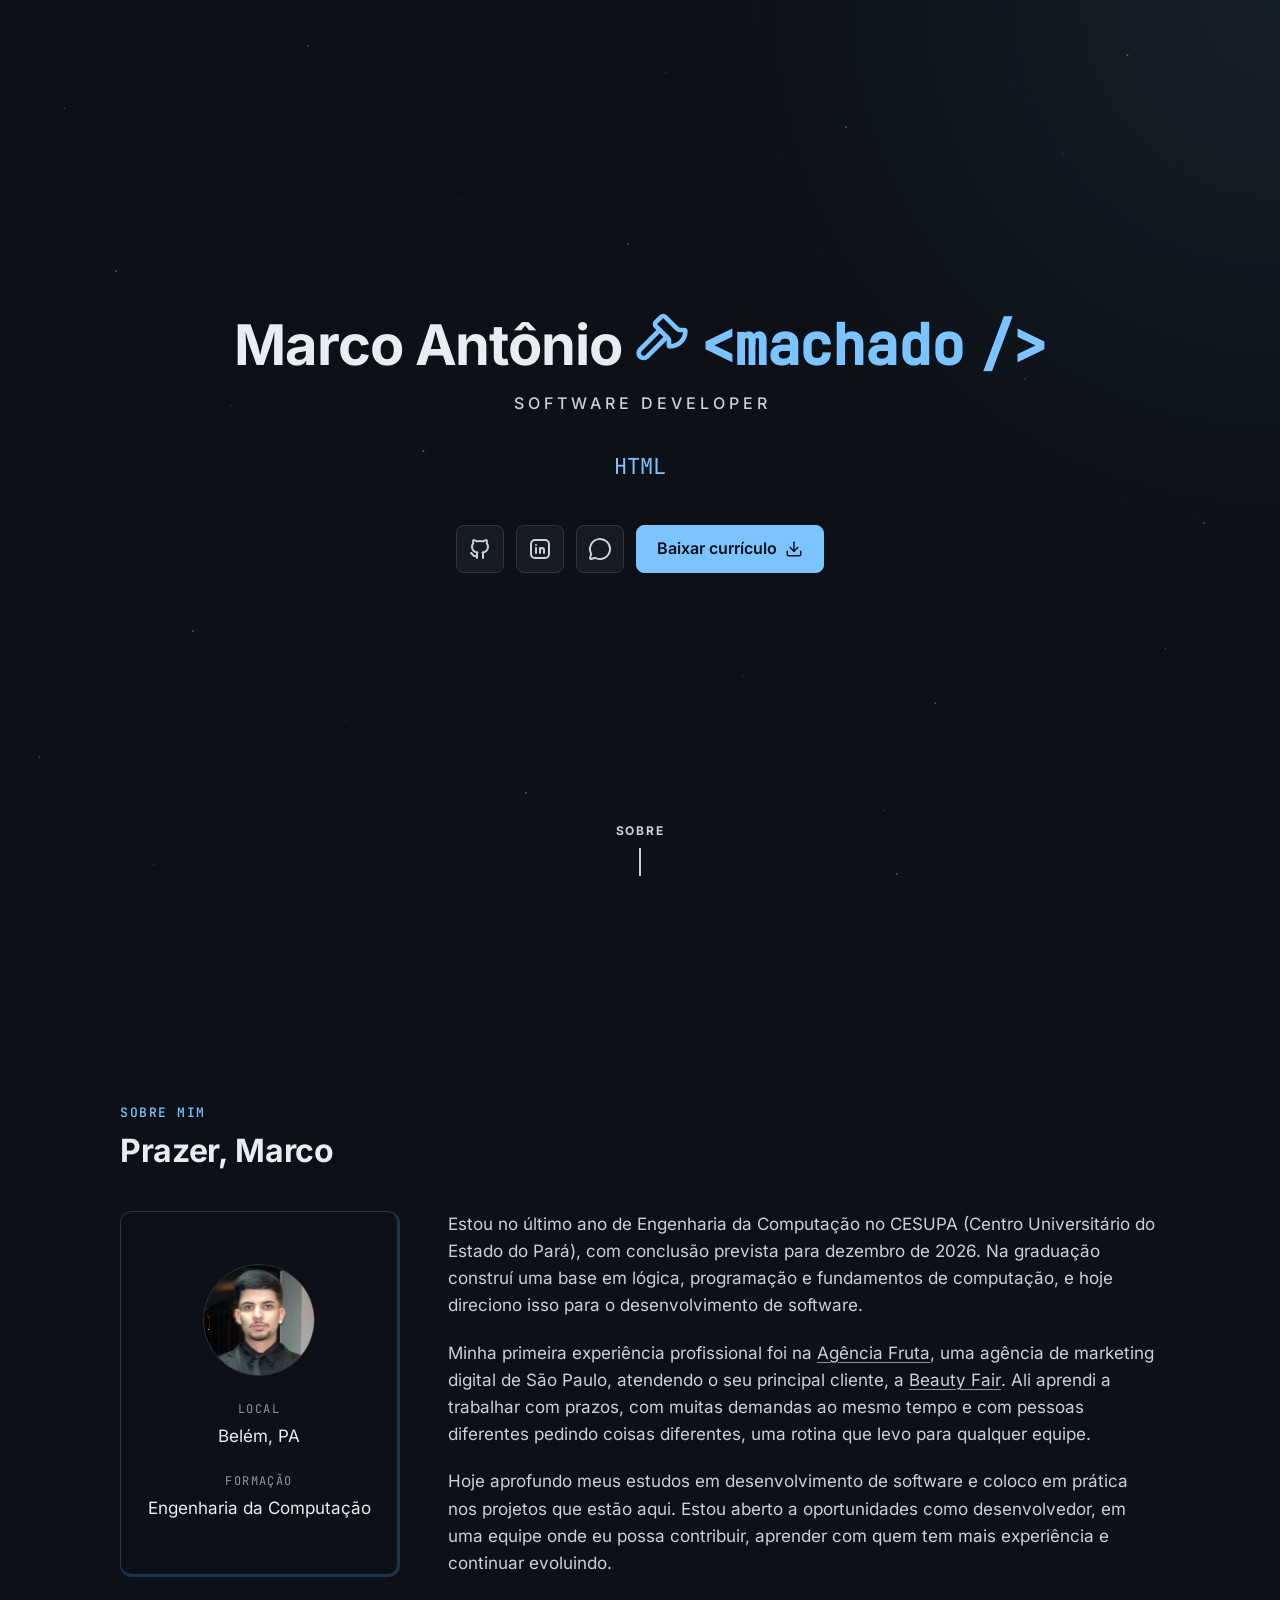
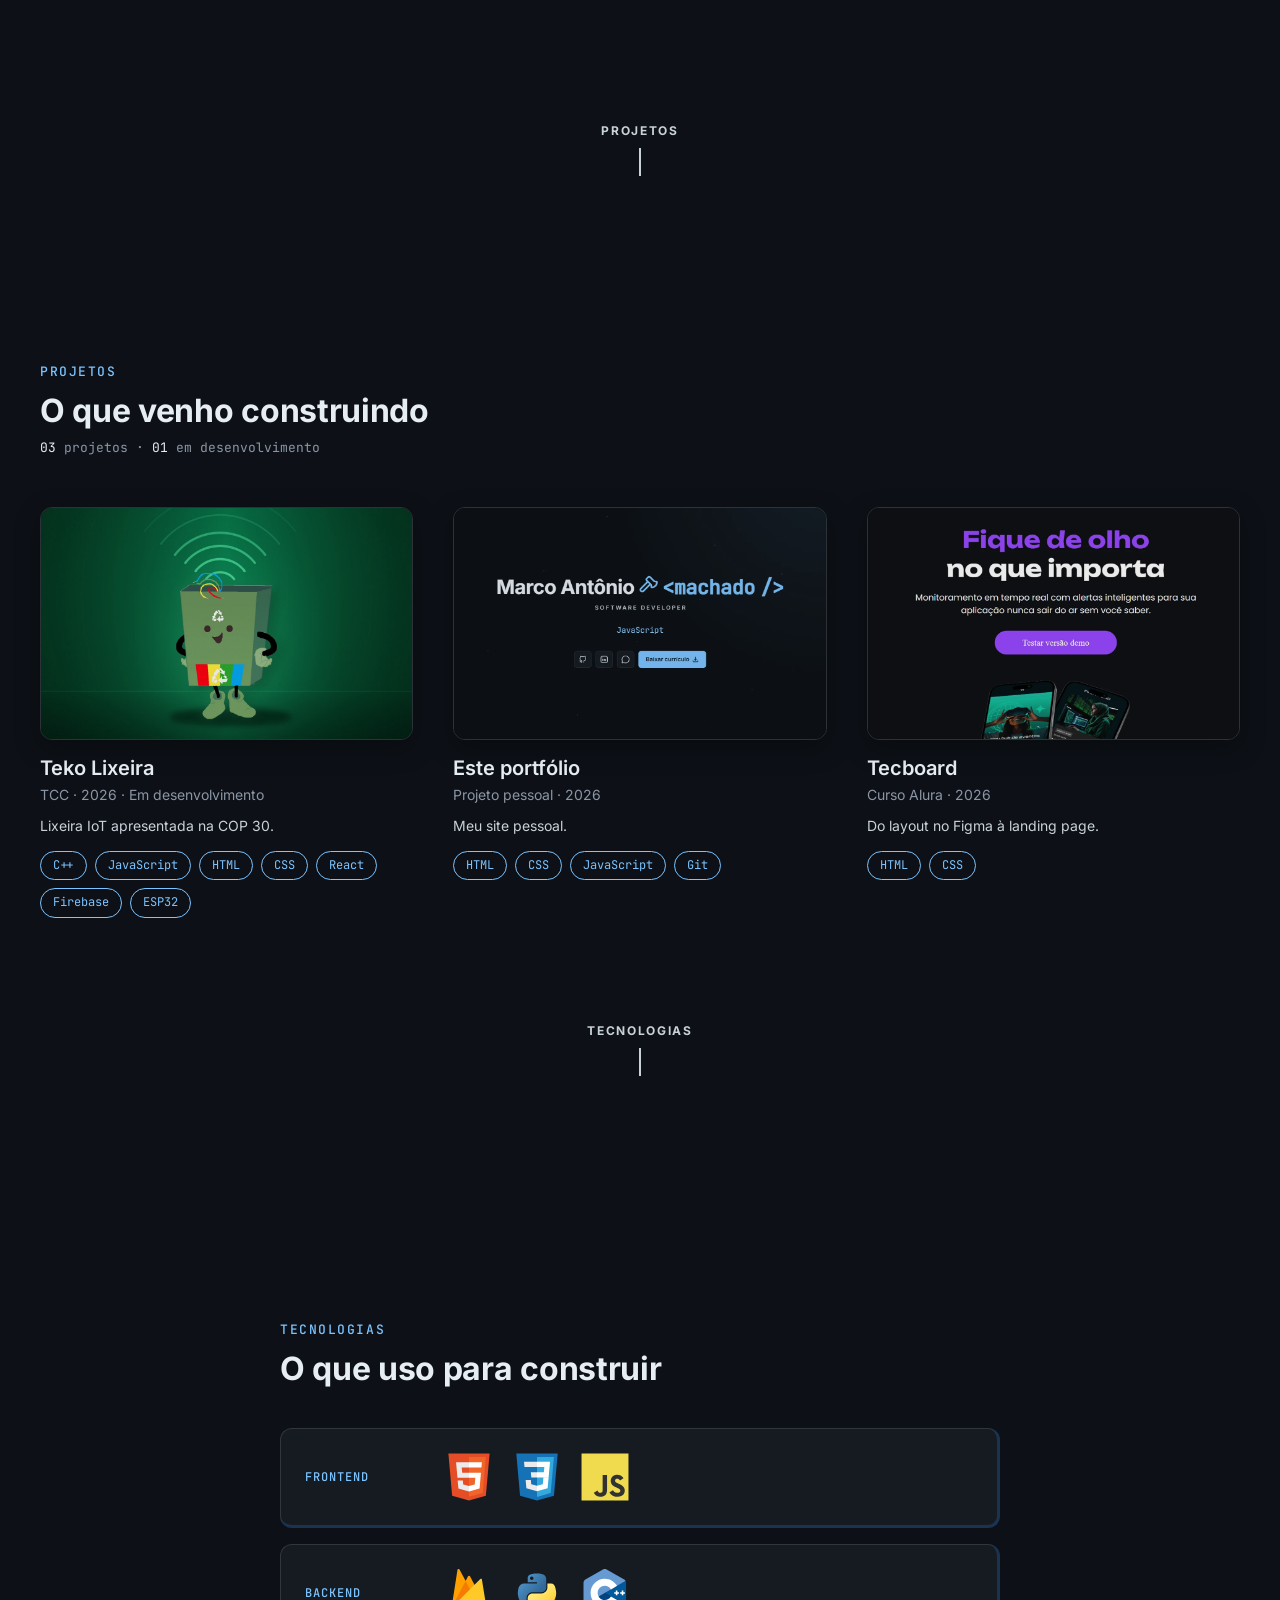
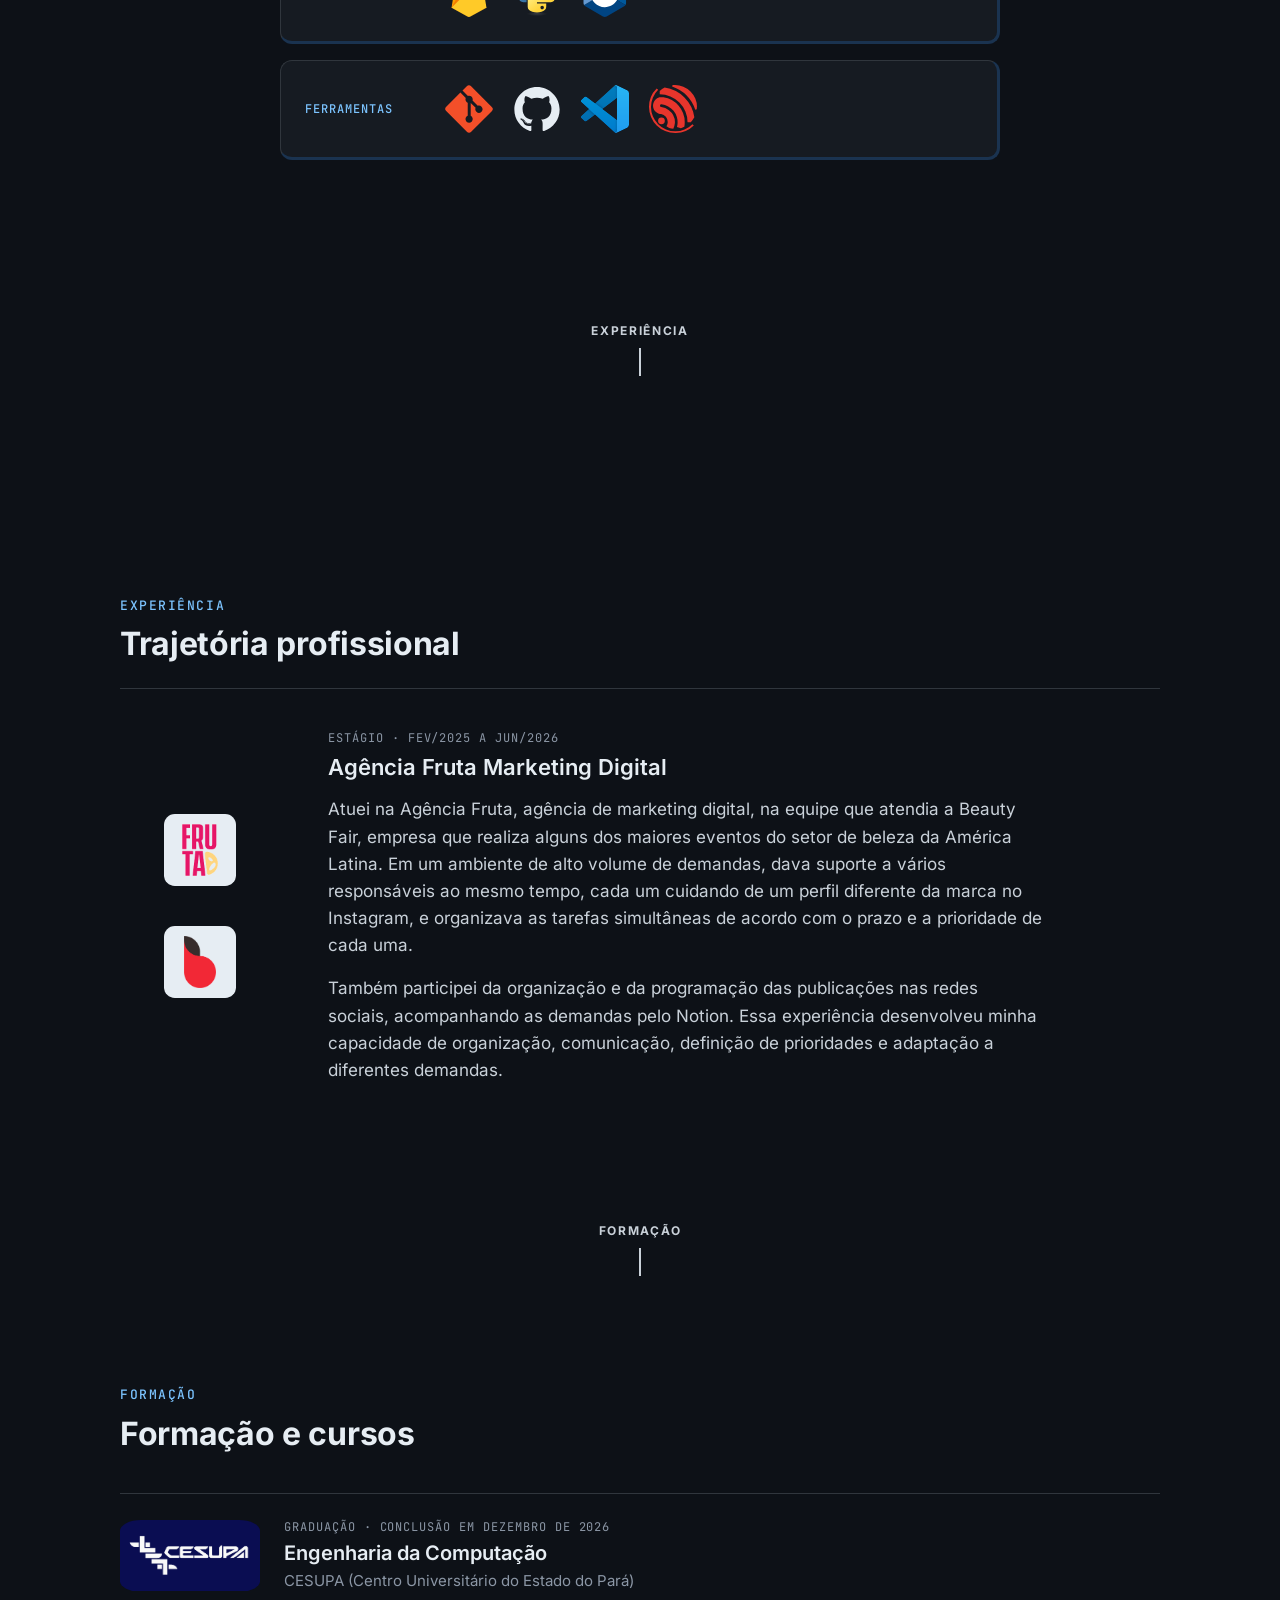
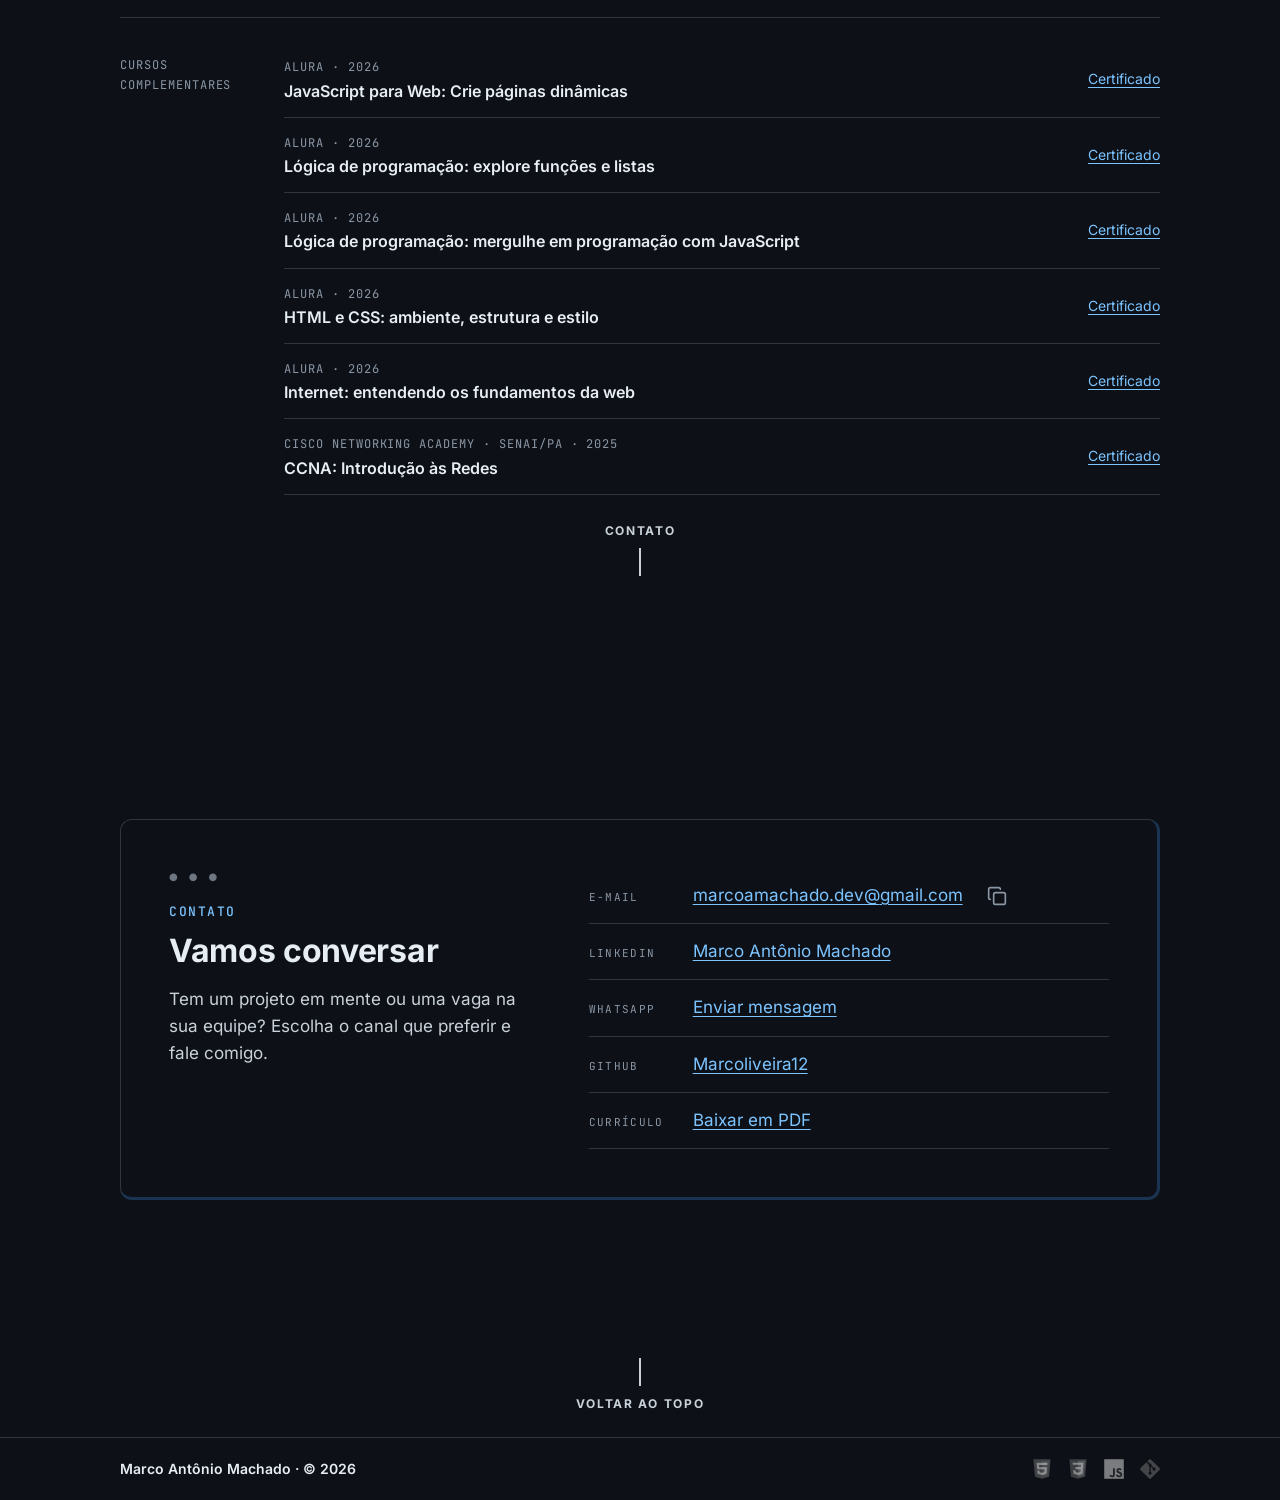
<file: index.html>
<!DOCTYPE html>
<html lang="pt-BR">

<head>
    <meta charset="UTF-8">
    <meta name="viewport" content="width=device-width, initial-scale=1.0">
    <title>Marco Antônio Machado | Desenvolvedor</title>
    <link rel="icon" href="favicon.svg" type="image/svg+xml">
    <link rel="icon" href="favicon.ico" sizes="48x48">
    <link rel="apple-touch-icon" href="apple-touch-icon.png">
    <meta name="description"
        content="Portfólio de Marco Antônio Machado, estudante de Engenharia da Computação em Belém, PA, que desenvolve software. Projetos, experiência, formação e contato.">

    <!-- compartilhamento no LinkedIn e no WhatsApp -->
    <meta property="og:type" content="website">
    <meta property="og:locale" content="pt_BR">
    <meta property="og:site_name" content="Marco Antônio Machado">
    <meta property="og:title" content="Marco Antônio Machado | Desenvolvedor">
    <meta property="og:description" content="Portfólio de Marco Antônio Machado, estudante de Engenharia da Computação em Belém, PA, que desenvolve software. Projetos, experiência, formação e contato.">
    <meta property="og:url" content="https://marcomachado.dev.br/">
    <link rel="canonical" href="https://marcomachado.dev.br/">
    <meta property="og:image" content="https://marcomachado.dev.br/img/og-imagem.jpg">
    <meta property="og:image:width" content="1200">
    <meta property="og:image:height" content="627">
    <meta property="og:image:alt" content="Início do portfólio de Marco Antônio Machado">
    <meta name="twitter:card" content="summary_large_image">

    <link rel="stylesheet" href="css/style.css">
</head>

<body>

    <!-- barra de progresso da rolagem (o script.js estica conforme a página rola) -->
    <div class="progresso" aria-hidden="true"></div>

    <!-- fundo de partículas, atrás de tudo -->
    <div class="fundo" aria-hidden="true">
        <span class="fundo-camada fundo-camada-1"></span>
        <span class="fundo-camada fundo-camada-2"></span>
        <span class="fundo-camada fundo-camada-3"></span>
    </div>

    <a class="pular-conteudo" href="#conteudo">Pular para o conteúdo</a>

    <!-- CABEÇALHO E MENU -->
    <header class="cabecalho">
        <nav class="menu" aria-label="Navegação principal">
            <ul>
                <li><a href="#inicio">Início</a></li>
                <li><a href="#sobre">Sobre</a></li>
                <li><a href="#projetos">Projetos</a></li>
                <li><a href="#tecnologias">Tecnologias</a></li>
                <li><a href="#experiencia">Experiência</a></li>
                <li><a href="#formacao">Formação</a></li>
                <li><a href="#contato">Contato</a></li>
            </ul>
        </nav>
    </header>

    <main id="conteudo">

        <!-- 1. INÍCIO -->
        <section id="inicio">
            <div>
                <!-- o nome completo fica no texto oculto; o que aparece na tela é escondido do leitor de tela -->
                <h1 class="inicio-nome"><span class="visualmente-oculto">Marco Antônio Machado</span><span
                    aria-hidden="true">Marco Antônio </span><span class="inicio-sobrenome" aria-hidden="true"><span
                    class="logo-rede logo-machado"></span><span class="inicio-sobrenome-texto">&lt;machado /&gt;</span></span></h1>

                <p class="inicio-cargo" lang="en">Software Developer</p>

                
                <p class="inicio-tecnologias">
                    <span class="inicio-palavra-caixa"><span class="inicio-palavra" aria-hidden="true">HTML · CSS · JavaScript · Git · GitHub</span></span>
                    <span class="visualmente-oculto">Tecnologias: HTML, CSS, JavaScript, Git e GitHub</span>
                </p>

                <div class="inicio-botoes">
                    <a href="https://github.com/Marcoliveira12" target="_blank" rel="noopener" class="inicio-icone"><span
                        class="logo-rede logo-github" aria-hidden="true"></span><span
                        class="visualmente-oculto">GitHub (abre em nova aba)</span><span
                        class="inicio-icone-rotulo" aria-hidden="true">GitHub</span></a>

                    <a href="https://www.linkedin.com/in/marcomachado-dev" target="_blank" rel="noopener"
                        class="inicio-icone"><span class="logo-rede logo-linkedin" aria-hidden="true"></span><span
                        class="visualmente-oculto">LinkedIn (abre em nova aba)</span><span
                        class="inicio-icone-rotulo" aria-hidden="true">LinkedIn</span></a>

                    <a href="#contato" class="inicio-icone"><span class="logo-rede logo-conversa" aria-hidden="true"></span><span
                        class="visualmente-oculto">Contato</span><span
                        class="inicio-icone-rotulo" aria-hidden="true">Contato</span></a>

                    <a href="docs/Curriculo-Marco-Antonio-Machado.pdf" target="_blank" rel="noopener" class="inicio-botao-curriculo">Baixar
                        currículo<span class="inicio-botao-curriculo-icone" aria-hidden="true"></span><span
                        class="visualmente-oculto"> (PDF, abre em nova aba)</span></a>
                </div>
            </div>
        </section>

        <!-- 2. SOBRE MIM -->
        <section id="sobre" class="revelar">
            <h2>Sobre mim</h2>
            <p>Prazer, Marco</p>

            <!-- cada par rótulo e valor fica num div, para os dois blocos ficarem um embaixo do outro com espaço entre eles -->
            <div class="sobre-cartao">
                <img class="sobre-foto" src="img/fotodeperfil.png" alt="Foto de Marco Antônio Machado" width="80"
                    height="80" loading="lazy">
                <dl>
                    <div>
                        <dt>Local</dt>
                        <dd>Belém, PA</dd>
                    </div>
                    <div>
                        <dt>Formação</dt>
                        <dd>Engenharia da Computação</dd>
                    </div>
                </dl>
            </div>

            <div>
                <p>Estou no último ano de Engenharia da Computação no CESUPA (Centro Universitário do Estado do Pará), com
                    conclusão prevista para dezembro de 2026. Na graduação construí uma base em lógica, programação e
                    fundamentos de computação, e hoje direciono isso para o desenvolvimento de software.</p>

                <p>Minha primeira experiência profissional foi na <a href="https://www.agenciafruta.com/"
                    target="_blank" rel="noopener">Agência Fruta<span class="visualmente-oculto"> (abre em nova aba)</span></a>,
                    uma agência de marketing digital de São Paulo, atendendo o seu principal cliente, a <a
                    href="https://beautyfair.com.br/" target="_blank" rel="noopener">Beauty Fair<span
                    class="visualmente-oculto"> (abre em nova aba)</span></a>. Ali aprendi a trabalhar com prazos, com
                    muitas demandas ao mesmo tempo e com pessoas diferentes pedindo coisas diferentes, uma rotina que levo
                    para qualquer equipe.</p>

                <p>Hoje aprofundo meus estudos em desenvolvimento de software e coloco em prática nos projetos que estão
                    aqui. Estou aberto a oportunidades como desenvolvedor, em uma equipe onde eu possa contribuir,
                    aprender com quem tem mais experiência e continuar evoluindo.</p>
            </div>
        </section>

        <!-- 3. PROJETOS -->
        <section id="projetos" class="revelar">
            <h2>Projetos</h2>
            <p>O que venho construindo</p>

            <!-- "03 projetos · 01 em desenvolvimento": escrito pelo js/script.js a partir da lista de projetos (sem JavaScript fica vazio) -->
            <p class="projetos-contadores"></p>

            <div class="projetos-lista">
                <!-- os cartões são montados pelo js/script.js a partir da lista de projetos: grade de 3 colunas no computador, uma coluna no celular e no tablet -->
            </div>

            <!-- sem JavaScript: os mesmos cartões, escritos à mão (ao mudar um projeto no script.js, mude aqui também) -->
            <noscript>
                <div class="projetos-lista">
                    <article class="projeto">
                        <div class="projeto-midia">
                            <a class="projeto-imagem-link" href="projetos/teko-lixeira.html" tabindex="-1" aria-hidden="true"><img
                                class="projeto-imagem" src="img/projetos/teko/teko-card.webp"
                                alt="Tekinho, o mascote verde da Teko Lixeira, com ondas de sinal acima da cabeça"
                                width="960" height="600" loading="lazy" decoding="async"></a>
                            <div class="projeto-acoes">
                                <a class="projeto-acao" href="projetos/teko-lixeira.html" aria-label="Ver detalhes do projeto Teko Lixeira">
                                    <span class="logo-rede logo-detalhes" aria-hidden="true"></span>
                                    <span class="projeto-acao-rotulo" aria-hidden="true">Ver detalhes</span>
                                </a>
                                <a class="projeto-acao" href="https://github.com/Marcoliveira12/teko-lixeira" target="_blank" rel="noopener noreferrer" aria-label="Ver código de Teko Lixeira no GitHub (abre em nova aba)">
                                    <span class="logo-rede logo-github" aria-hidden="true"></span>
                                    <span class="projeto-acao-rotulo" aria-hidden="true">Ver código</span>
                                </a>
                            </div>
                        </div>

                        <h3 class="projeto-titulo"><a class="projeto-link" href="projetos/teko-lixeira.html">Teko Lixeira</a></h3>
                        <p class="projeto-origem">TCC · 2026 · Em desenvolvimento</p>
                        <p class="projeto-descricao">Lixeira IoT apresentada na COP 30.</p>

                        <ul class="projeto-tags" aria-label="Tecnologias usadas">
                            <li class="projeto-tag">C++</li>
                            <li class="projeto-tag">JavaScript</li>
                            <li class="projeto-tag">HTML</li>
                            <li class="projeto-tag">CSS</li>
                            <li class="projeto-tag">React</li>
                            <li class="projeto-tag">Firebase</li>
                            <li class="projeto-tag">ESP32</li>
                        </ul>
                    </article>

                    <article class="projeto">
                        <div class="projeto-midia">
                            <a class="projeto-imagem-link" href="projetos/este-portfolio.html" tabindex="-1" aria-hidden="true"><img
                                class="projeto-imagem" src="img/projetos/portfolio/portfolio-card.webp"
                                alt="Página inicial deste portfólio" width="960" height="600" loading="lazy" decoding="async"></a>
                            <div class="projeto-acoes">
                                <a class="projeto-acao" href="projetos/este-portfolio.html" aria-label="Ver detalhes do projeto Este portfólio">
                                    <span class="logo-rede logo-detalhes" aria-hidden="true"></span>
                                    <span class="projeto-acao-rotulo" aria-hidden="true">Ver detalhes</span>
                                </a>
                                <a class="projeto-acao" href="https://github.com/Marcoliveira12/portfolio" target="_blank" rel="noopener noreferrer" aria-label="Ver código de Este portfólio no GitHub (abre em nova aba)">
                                    <span class="logo-rede logo-github" aria-hidden="true"></span>
                                    <span class="projeto-acao-rotulo" aria-hidden="true">Ver código</span>
                                </a>
                            </div>
                        </div>

                        <h3 class="projeto-titulo"><a class="projeto-link" href="projetos/este-portfolio.html">Este portfólio</a></h3>
                        <p class="projeto-origem">Projeto pessoal · 2026</p>
                        <p class="projeto-descricao">Meu site pessoal.</p>

                        <ul class="projeto-tags" aria-label="Tecnologias usadas">
                            <li class="projeto-tag">HTML</li>
                            <li class="projeto-tag">CSS</li>
                            <li class="projeto-tag">JavaScript</li>
                            <li class="projeto-tag">Git</li>
                        </ul>
                    </article>

                    <article class="projeto">
                        <div class="projeto-midia">
                            <a class="projeto-imagem-link" href="projetos/tecboard.html" tabindex="-1" aria-hidden="true"><img
                                class="projeto-imagem" src="img/projetos/tecboard/tecboard-card.webp"
                                alt="Página inicial da landing page do Tecboard, com o título Fique de olho no que importa e o botão Testar versão demo"
                                width="960" height="600" loading="lazy" decoding="async"></a>
                            <div class="projeto-acoes">
                                <a class="projeto-acao" href="projetos/tecboard.html" aria-label="Ver detalhes do projeto Tecboard">
                                    <span class="logo-rede logo-detalhes" aria-hidden="true"></span>
                                    <span class="projeto-acao-rotulo" aria-hidden="true">Ver detalhes</span>
                                </a>
                                <a class="projeto-acao" href="https://marcoliveira12.github.io/tecboard/" target="_blank" rel="noopener noreferrer" aria-label="Ver site de Tecboard (abre em nova aba)">
                                    <span class="logo-rede logo-site" aria-hidden="true"></span>
                                    <span class="projeto-acao-rotulo" aria-hidden="true">Ver site</span>
                                </a>
                                <a class="projeto-acao" href="https://github.com/Marcoliveira12/tecboard" target="_blank" rel="noopener noreferrer" aria-label="Ver código de Tecboard no GitHub (abre em nova aba)">
                                    <span class="logo-rede logo-github" aria-hidden="true"></span>
                                    <span class="projeto-acao-rotulo" aria-hidden="true">Ver código</span>
                                </a>
                            </div>
                        </div>

                        <h3 class="projeto-titulo"><a class="projeto-link" href="projetos/tecboard.html">Tecboard</a></h3>
                        <p class="projeto-origem">Curso Alura · 2026</p>
                        <p class="projeto-descricao">Do layout no Figma à landing page.</p>

                        <ul class="projeto-tags" aria-label="Tecnologias usadas">
                            <li class="projeto-tag">HTML</li>
                            <li class="projeto-tag">CSS</li>
                        </ul>
                    </article>
                </div>
            </noscript>
        </section>

        <!-- 4. TECNOLOGIAS -->
        <section id="tecnologias" class="revelar">
            <h2>Tecnologias</h2>
            <p>O que uso para construir</p>

            <!-- o bloco abaixo é montado pelo js/script.js a partir da lista gruposTecnologias -->
            <div class="tecnologias-grupos"></div>

            <noscript>
                <ul>
                    <li>Frontend: HTML, CSS, JavaScript.</li>
                    <li>Backend: Firebase, Python, C++.</li>
                    <li>Ferramentas: Git, GitHub, VS Code, ESP32.</li>
                </ul>
            </noscript>
        </section>

        <!-- 5. EXPERIÊNCIA -->
        <section id="experiencia" class="revelar">
            <h2>Experiência</h2>
            <p>Trajetória profissional</p>

            <article>
                <div class="experiencia-logos">
                    <img src="img/logo-agenciafruta.png" alt="Agência Fruta">
                    <img src="img/logo-beautyfair.png" alt="Beauty Fair">
                </div>

                <div class="experiencia-texto">
                    <p class="experiencia-periodo">Estágio · <time datetime="2025-02">fev/2025</time> a <time
                        datetime="2026-06">jun/2026</time></p>
                    <h3>Agência Fruta Marketing Digital</h3>
                    <p>Atuei na Agência Fruta, agência de marketing digital, na equipe que atendia a Beauty Fair,
                        empresa que realiza alguns dos maiores eventos do setor de beleza da América Latina. Em um
                        ambiente de alto volume de demandas, dava suporte a vários responsáveis ao mesmo tempo, cada um
                        cuidando de um perfil diferente da marca no Instagram, e organizava as tarefas simultâneas de
                        acordo com o prazo e a prioridade de cada uma.</p>

                    <p>Também participei da organização e da programação das publicações nas redes sociais,
                        acompanhando as demandas pelo Notion. Essa experiência desenvolveu minha capacidade de
                        organização, comunicação, definição de prioridades e adaptação a diferentes demandas.</p>
                </div>
            </article>
        </section>

        <!-- 6. FORMAÇÃO -->
        <section id="formacao" class="revelar">
            <h2>Formação</h2>
            <p>Formação e cursos</p>

            <article>
                <img src="img/logo-cesupa.png" alt="">
                <div>
                    <p class="formacao-periodo">Graduação · conclusão em dezembro de 2026</p>
                    <h3>Engenharia da Computação</h3>
                    <p class="formacao-instituicao">CESUPA (Centro Universitário do Estado do Pará)</p>
                </div>
            </article>

            <div class="formacao-cursos">
                <p class="formacao-cursos-rotulo">Cursos<br>complementares</p>
                <ul>
                    <li>
                        <h3>JavaScript para Web: Crie páginas dinâmicas</h3>
                        <p>Alura · 2026</p>
                        <a href="docs/certificado-alura-javascript-web.pdf" target="_blank" rel="noopener">Certificado<span class="visualmente-oculto"> (abre em nova aba)</span></a>
                    </li>
                    <li>
                        <h3>Lógica de programação: explore funções e listas</h3>
                        <p>Alura · 2026</p>
                        <a href="docs/certificado-alura-logica-funcoes-listas.pdf" target="_blank" rel="noopener">Certificado<span class="visualmente-oculto"> (abre em nova aba)</span></a>
                    </li>
                    <li>
                        <h3>Lógica de programação: mergulhe em programação com JavaScript</h3>
                        <p>Alura · 2026</p>
                        <a href="docs/certificado-alura-logica-mergulhe.pdf" target="_blank" rel="noopener">Certificado<span class="visualmente-oculto"> (abre em nova aba)</span></a>
                    </li>
                    <li>
                        <h3>HTML e CSS: ambiente, estrutura e estilo</h3>
                        <p>Alura · 2026</p>
                        <a href="docs/certificado-alura-html-css.pdf" target="_blank" rel="noopener">Certificado<span class="visualmente-oculto"> (abre em nova aba)</span></a>
                    </li>
                    <li>
                        <h3>Internet: entendendo os fundamentos da web</h3>
                        <p>Alura · 2026</p>
                        <a href="docs/certificado-alura-internet-fundamentos-web.pdf" target="_blank" rel="noopener">Certificado<span class="visualmente-oculto"> (abre em nova aba)</span></a>
                    </li>
                    <li>
                        <h3>CCNA: Introdução às Redes</h3>
                        <p>Cisco Networking Academy · SENAI/PA · 2025</p>
                        <a href="docs/certificado-cisco-ccna.pdf" target="_blank" rel="noopener">Certificado<span class="visualmente-oculto"> (abre em nova aba)</span></a>
                    </li>
                    <!-- modelo para o próximo curso, é só descomentar e preencher
                    <li>
                        <h3>Curso Z</h3>
                        <p>[Plataforma] · [ano]</p>
                        <a href="[link do certificado]" target="_blank" rel="noopener">Certificado<span class="visualmente-oculto"> (abre em nova aba)</span></a>
                    </li>
                    -->
                </ul>
            </div>
        </section>

        <!-- 7. CONTATO -->
        <section id="contato" class="revelar">
            <div class="contato-cartao">
                <div class="contato-texto">
                    <h2>Contato</h2>
                    <p>Vamos conversar</p>
                    <p class="contato-convite">Tem um projeto em mente ou uma vaga na sua equipe? Escolha o canal que
                        preferir e fale comigo.</p>
                </div>

                <ul>
                    <li><span>E-mail</span>
                        <div class="contato-email">
                            <a href="mailto:marcoamachado.dev@gmail.com">marcoamachado.dev@<wbr>gmail.com</a>

                            <!-- botão só com ícone; o balãozinho "Copiar" e o aviso para leitor de tela são trocados pelo js/script.js -->
                            <button type="button" class="contato-copiar" aria-label="Copiar e-mail"><span
                                class="logo-rede logo-copiar" aria-hidden="true"></span><span
                                class="contato-dica" aria-hidden="true">Copiar</span></button>

                            <span class="contato-aviso visualmente-oculto" role="status" aria-live="polite"></span>
                        </div>
                    </li>

                    <li><span>LinkedIn</span> <a href="https://www.linkedin.com/in/marcomachado-dev"
                        target="_blank" rel="noopener">Marco Antônio Machado<span class="visualmente-oculto"> (abre em nova aba)</span></a></li>

                    <li><span>WhatsApp</span> <a href="https://wa.me/5591991337448?text=Ol%C3%A1%2C%20Marco%21%20Vi%20seu%20portf%C3%B3lio%20e%20gostaria%20de%20conversar%20sobre%20" target="_blank"
                        rel="noopener">Enviar mensagem<span class="visualmente-oculto"> (abre em nova aba)</span></a></li>

                    <li><span>GitHub</span> <a href="https://github.com/Marcoliveira12" target="_blank"
                        rel="noopener">Marcoliveira12<span class="visualmente-oculto"> (abre em nova aba)</span></a></li>

                    <li><span>Currículo</span> <a href="docs/Curriculo-Marco-Antonio-Machado.pdf" target="_blank"
                        rel="noopener">Baixar em PDF<span class="visualmente-oculto"> (abre em nova aba)</span></a></li>
                </ul>
            </div>

            <!-- fica no HTML para funcionar também sem JavaScript; os rótulos das outras seções são montados pelo js/script.js -->
            <a class="proxima-secao proxima-secao-topo" href="#inicio" aria-label="Voltar ao topo">Voltar ao topo</a>
        </section>

    </main>

    <!-- RODAPÉ -->
    <footer class="rodape">
        <p class="rodape-nome">Marco Antônio Machado · © <span class="rodape-ano">2026</span></p>
        <!-- o leitor de tela lê só o texto oculto; os logos e os balõezinhos ficam escondidos dele -->
        <div class="rodape-construido">
            <span class="visualmente-oculto">Construído com HTML, CSS, JavaScript e Git</span>
            <ul aria-hidden="true">
                <li class="rodape-construido-item">
                    <img src="img/icones/tec-html.svg" alt="" width="20" height="20">
                    <span class="tecnologias-nome">HTML</span>
                </li>
                <li class="rodape-construido-item">
                    <img src="img/icones/tec-css.svg" alt="" width="20" height="20">
                    <span class="tecnologias-nome">CSS</span>
                </li>
                <li class="rodape-construido-item">
                    <img src="img/icones/tec-javascript.svg" alt="" width="20" height="20">
                    <span class="tecnologias-nome">JavaScript</span>
                </li>
                <li class="rodape-construido-item">
                    <img src="img/icones/tec-git.svg" alt="" width="20" height="20">
                    <span class="tecnologias-nome">Git</span>
                </li>
            </ul>
        </div>
    </footer>

    <script src="js/script.js" defer></script>
</body>

</html>
</file>
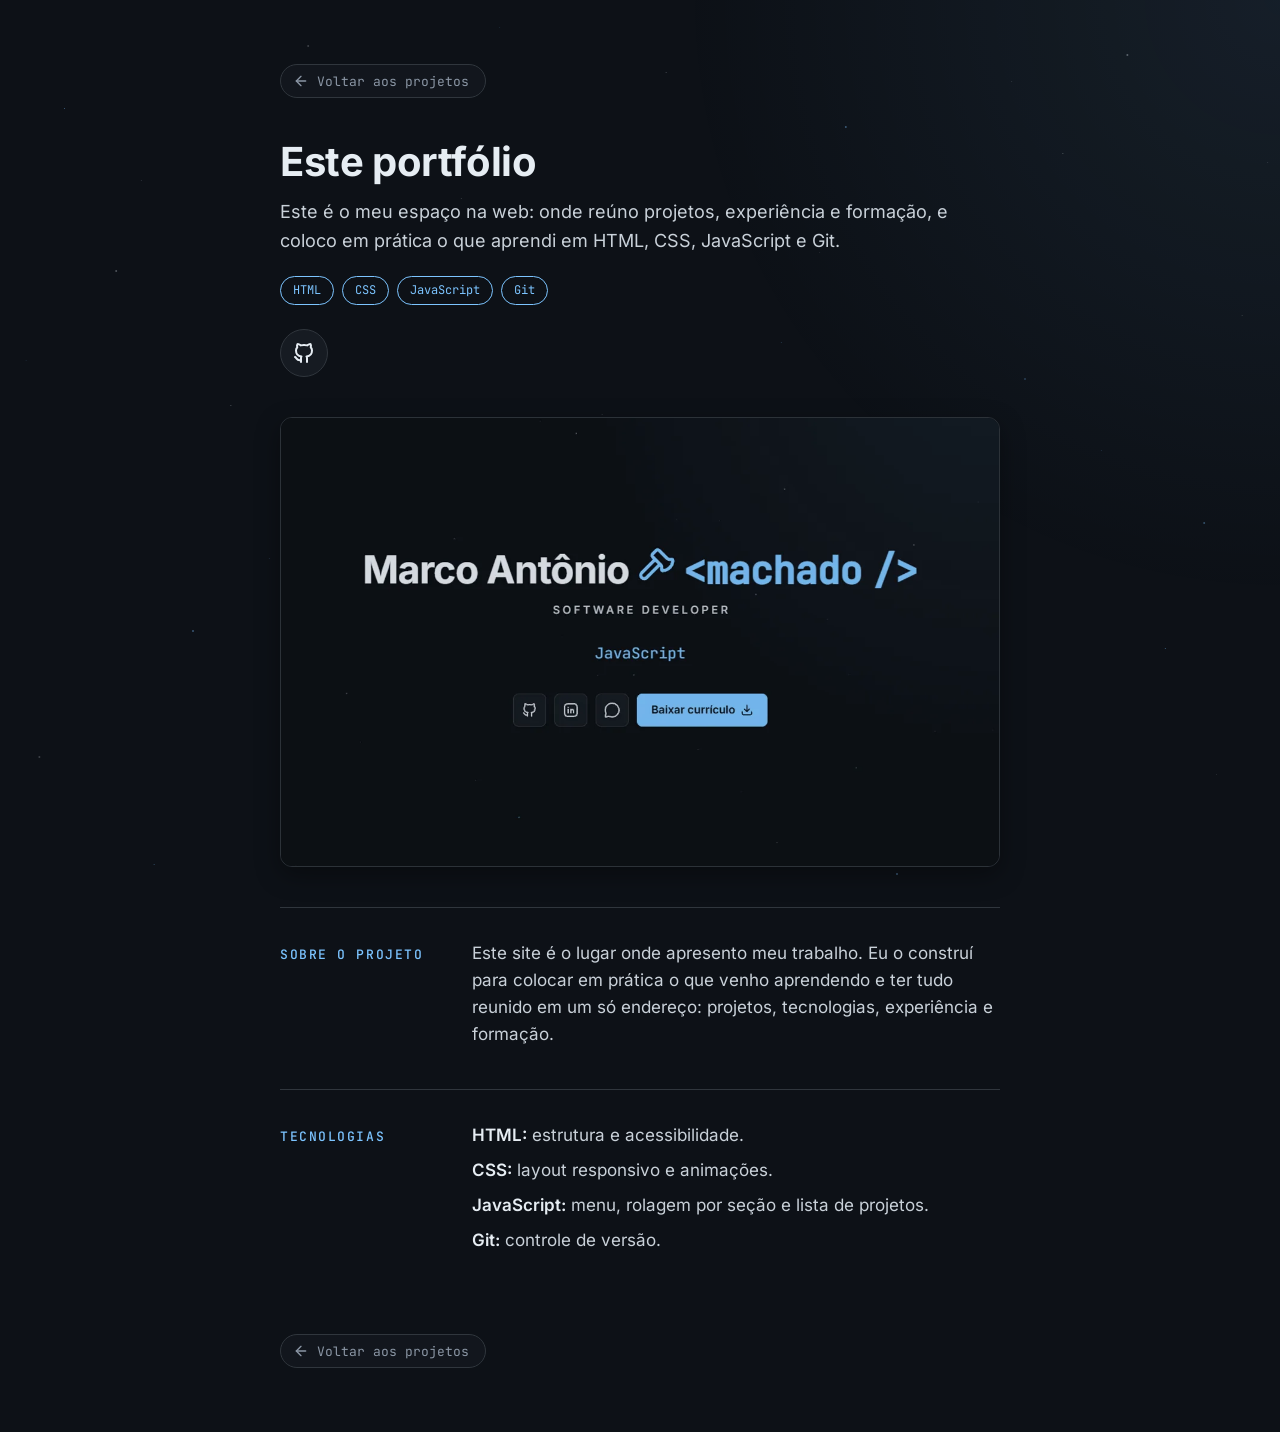
<file: projetos/este-portfolio.html>
<!DOCTYPE html>
<html lang="pt-BR">

<head>
    <meta charset="UTF-8">
    <meta name="viewport" content="width=device-width, initial-scale=1.0">
    <title>Este portfólio | Marco Antônio Machado</title>
    <link rel="icon" href="../favicon.svg" type="image/svg+xml">
    <link rel="icon" href="../favicon.ico" sizes="48x48">
    <link rel="apple-touch-icon" href="../apple-touch-icon.png">
    <meta name="description"
        content="Este é o meu espaço na web: onde reúno projetos, experiência e formação, e coloco em prática o que aprendi em HTML, CSS, JavaScript e Git.">

    <!-- compartilhamento no LinkedIn e no WhatsApp -->
    <meta property="og:type" content="website">
    <meta property="og:locale" content="pt_BR">
    <meta property="og:site_name" content="Marco Antônio Machado">
    <meta property="og:title" content="Este portfólio | Marco Antônio Machado">
    <meta property="og:description" content="Este é o meu espaço na web: onde reúno projetos, experiência e formação, e coloco em prática o que aprendi em HTML, CSS, JavaScript e Git.">
    <meta property="og:url" content="https://marcomachado.dev.br/projetos/este-portfolio">
    <link rel="canonical" href="https://marcomachado.dev.br/projetos/este-portfolio">
    <meta property="og:image" content="https://marcomachado.dev.br/img/og-imagem.jpg">
    <meta property="og:image:width" content="1200">
    <meta property="og:image:height" content="627">
    <meta property="og:image:alt" content="Início do portfólio de Marco Antônio Machado">
    <meta name="twitter:card" content="summary_large_image">

    <link rel="stylesheet" href="../css/style.css">
</head>

<body>

    <!-- fundo de partículas, o mesmo do index -->
    <div class="fundo" aria-hidden="true">
        <span class="fundo-camada fundo-camada-1"></span>
        <span class="fundo-camada fundo-camada-2"></span>
        <span class="fundo-camada fundo-camada-3"></span>
    </div>

    <main class="pagina">

        <a class="pagina-voltar" href="../index.html#projetos"><svg width="16" height="16" viewBox="0 0 24 24" fill="none" stroke="currentColor"
            stroke-width="2" stroke-linecap="round" stroke-linejoin="round" aria-hidden="true"><path d="m12 19-7-7 7-7" /><path
            d="M19 12H5" /></svg>Voltar aos projetos</a>

        <article>

            <!-- TOPO: título, resumo, pílulas e botões -->
            <h1>Este portfólio</h1>
            <p class="pagina-resumo">Este é o meu espaço na web: onde reúno projetos, experiência e formação, e coloco em
                prática o que aprendi em HTML, CSS, JavaScript e Git.</p>

            <ul class="projeto-tags" aria-label="Tecnologias usadas">
                <li class="projeto-tag">HTML</li>
                <li class="projeto-tag">CSS</li>
                <li class="projeto-tag">JavaScript</li>
                <li class="projeto-tag">Git</li>
            </ul>

            <!-- o site ainda não está no ar: só o botão do código -->
            <div class="pagina-acoes">
                <a class="projeto-acao" href="https://github.com/Marcoliveira12/portfolio" target="_blank" rel="noopener noreferrer" aria-label="Ver código de Este portfólio no GitHub (abre em nova aba)">
                    <span class="logo-rede logo-github" aria-hidden="true"></span>
                    <span class="projeto-acao-rotulo" aria-hidden="true">Ver código</span>
                </a>
            </div>

            <!-- IMAGEM -->
            <img class="projeto-imagem pagina-imagem" src="../img/projetos/portfolio/portfolio-card.webp"
                alt="Página inicial deste portfólio" width="960" height="600">

            <!-- SOBRE O PROJETO -->
            <section class="pagina-bloco">
                <h2>Sobre o projeto</h2>
                <div class="pagina-bloco-texto">
                    <p>Este site é o lugar onde apresento meu trabalho. Eu o construí para colocar em prática o que venho
                        aprendendo e ter tudo reunido em um só endereço: projetos, tecnologias, experiência e formação.</p>
                </div>
            </section>

            <!-- TECNOLOGIAS -->
            <section class="pagina-bloco">
                <h2>Tecnologias</h2>
                <ul class="pagina-bloco-texto">
                    <li><strong>HTML:</strong> estrutura e acessibilidade.</li>
                    <li><strong>CSS:</strong> layout responsivo e animações.</li>
                    <li><strong>JavaScript:</strong> menu, rolagem por seção e lista de projetos.</li>
                    <li><strong>Git:</strong> controle de versão.</li>
                </ul>
            </section>

        </article>

        <a class="pagina-voltar" href="../index.html#projetos"><svg width="16" height="16" viewBox="0 0 24 24" fill="none" stroke="currentColor"
            stroke-width="2" stroke-linecap="round" stroke-linejoin="round" aria-hidden="true"><path d="m12 19-7-7 7-7" /><path
            d="M19 12H5" /></svg>Voltar aos projetos</a>

    </main>

</body>

</html>
</file>
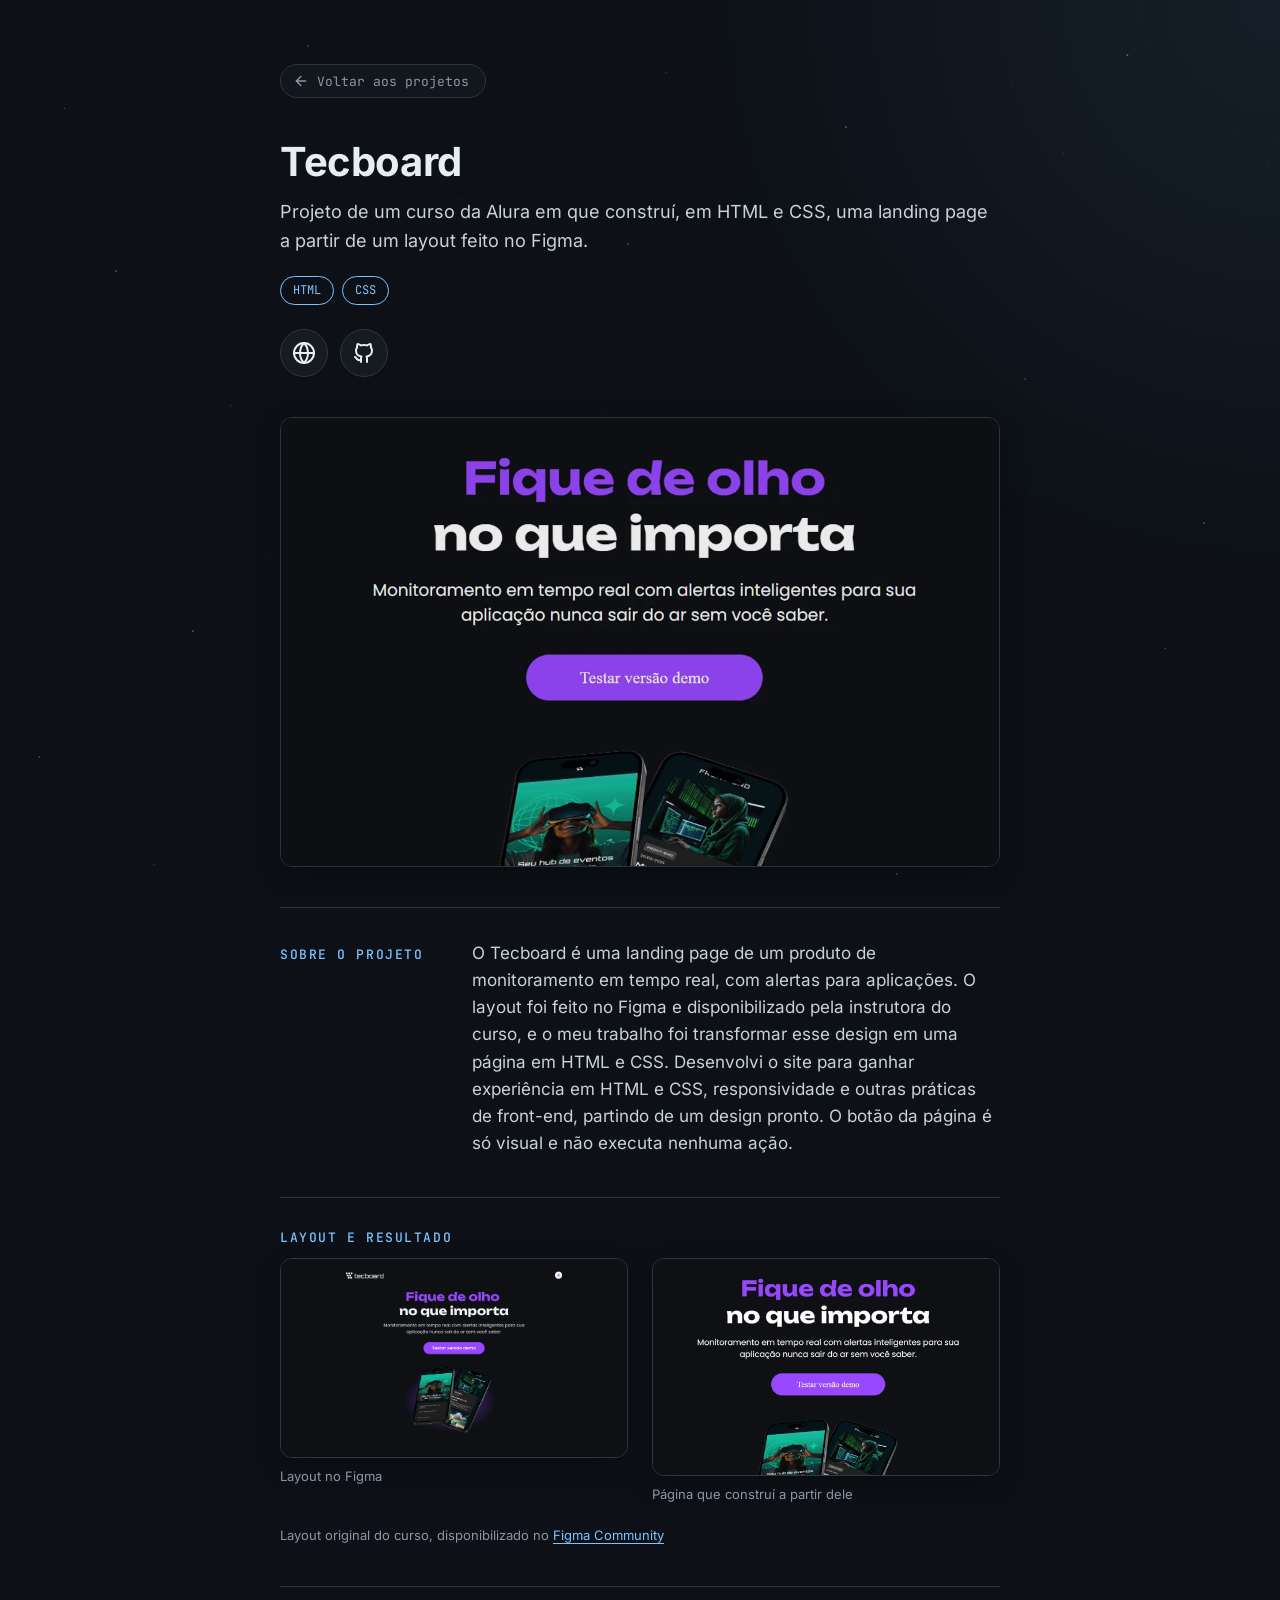
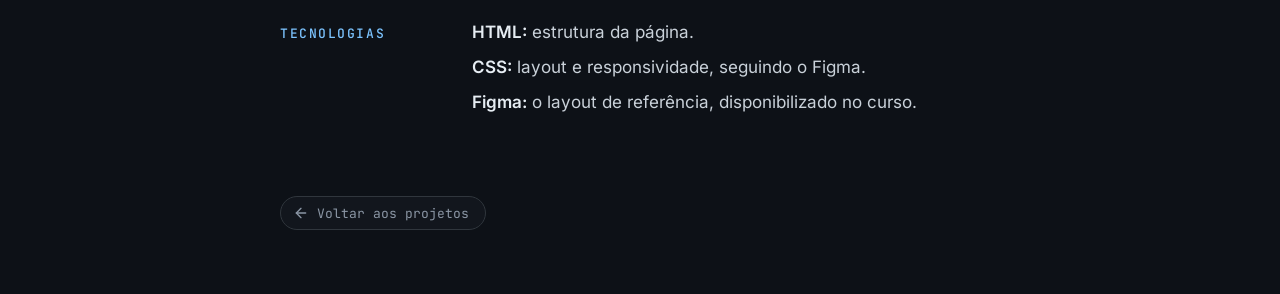
<file: projetos/tecboard.html>
<!DOCTYPE html>
<html lang="pt-BR">

<head>
    <meta charset="UTF-8">
    <meta name="viewport" content="width=device-width, initial-scale=1.0">
    <title>Tecboard | Marco Antônio Machado</title>
    <link rel="icon" href="../favicon.svg" type="image/svg+xml">
    <link rel="icon" href="../favicon.ico" sizes="48x48">
    <link rel="apple-touch-icon" href="../apple-touch-icon.png">
    <meta name="description"
        content="Projeto de um curso da Alura em que construí, em HTML e CSS, uma landing page a partir de um layout feito no Figma.">

    <!-- compartilhamento no LinkedIn e no WhatsApp -->
    <meta property="og:type" content="website">
    <meta property="og:locale" content="pt_BR">
    <meta property="og:site_name" content="Marco Antônio Machado">
    <meta property="og:title" content="Tecboard | Marco Antônio Machado">
    <meta property="og:description" content="Projeto de um curso da Alura em que construí, em HTML e CSS, uma landing page a partir de um layout feito no Figma.">
    <meta property="og:url" content="https://marcomachado.dev.br/projetos/tecboard">
    <link rel="canonical" href="https://marcomachado.dev.br/projetos/tecboard">
    <meta property="og:image" content="https://marcomachado.dev.br/img/og-imagem.jpg">
    <meta property="og:image:width" content="1200">
    <meta property="og:image:height" content="627">
    <meta property="og:image:alt" content="Início do portfólio de Marco Antônio Machado">
    <meta name="twitter:card" content="summary_large_image">

    <link rel="stylesheet" href="../css/style.css">
</head>

<body>

    <!-- fundo de partículas, o mesmo do index -->
    <div class="fundo" aria-hidden="true">
        <span class="fundo-camada fundo-camada-1"></span>
        <span class="fundo-camada fundo-camada-2"></span>
        <span class="fundo-camada fundo-camada-3"></span>
    </div>

    <main class="pagina">

        <a class="pagina-voltar" href="../index.html#projetos"><svg width="16" height="16" viewBox="0 0 24 24" fill="none" stroke="currentColor"
            stroke-width="2" stroke-linecap="round" stroke-linejoin="round" aria-hidden="true"><path d="m12 19-7-7 7-7" /><path
            d="M19 12H5" /></svg>Voltar aos projetos</a>

        <article>

            <!-- TOPO: título, resumo, pílulas e botões -->
            <h1>Tecboard</h1>
            <p class="pagina-resumo">Projeto de um curso da Alura em que construí, em HTML e CSS, uma landing page a partir
                de um layout feito no Figma.</p>

            <ul class="projeto-tags" aria-label="Tecnologias usadas">
                <li class="projeto-tag">HTML</li>
                <li class="projeto-tag">CSS</li>
            </ul>

            <div class="pagina-acoes">
                <a class="projeto-acao" href="https://marcoliveira12.github.io/tecboard/" target="_blank" rel="noopener noreferrer" aria-label="Ver site de Tecboard (abre em nova aba)">
                    <span class="logo-rede logo-site" aria-hidden="true"></span>
                    <span class="projeto-acao-rotulo" aria-hidden="true">Ver site</span>
                </a>
                <a class="projeto-acao" href="https://github.com/Marcoliveira12/tecboard" target="_blank" rel="noopener noreferrer" aria-label="Ver código de Tecboard no GitHub (abre em nova aba)">
                    <span class="logo-rede logo-github" aria-hidden="true"></span>
                    <span class="projeto-acao-rotulo" aria-hidden="true">Ver código</span>
                </a>
            </div>

            <!-- IMAGEM -->
            <img class="projeto-imagem pagina-imagem" src="../img/projetos/tecboard/tecboard-card.webp"
                alt="Topo da landing page Tecboard, com o título Fique de olho no que importa, o botão Testar versão demo e celulares mostrando o aplicativo"
                width="960" height="600">

            <!-- SOBRE O PROJETO -->
            <section class="pagina-bloco">
                <h2>Sobre o projeto</h2>
                <div class="pagina-bloco-texto">
                    <p>O Tecboard é uma landing page de um produto de monitoramento em tempo real, com alertas para
                        aplicações. O layout foi feito no Figma e disponibilizado pela instrutora do curso, e o meu
                        trabalho foi transformar esse design em uma página em HTML e CSS. Desenvolvi o site para ganhar
                        experiência em HTML e CSS, responsividade e outras práticas de front-end, partindo de um design
                        pronto. O botão da página é só visual e não executa nenhuma ação.</p>
                </div>
            </section>

            <!-- LAYOUT E RESULTADO -->
            <section class="pagina-bloco pagina-bloco-galeria">
                <h2>Layout e resultado</h2>
                <div class="pagina-galeria">
                    <figure>
                        <img src="../img/projetos/tecboard/tecboard-figma-desktop-dark.png"
                            alt="Layout do Tecboard no Figma, versão escura para computador: logo, título Fique de olho no que importa, botão Testar versão demo e dois celulares"
                            width="1920" height="1102" loading="lazy">
                        <figcaption>Layout no Figma</figcaption>
                    </figure>
                    <figure>
                        <img src="../img/projetos/tecboard/tecboard-card.webp"
                            alt="Página do Tecboard construída em HTML e CSS, com o mesmo título, o botão Testar versão demo e os celulares do layout"
                            width="960" height="600" loading="lazy">
                        <figcaption>Página que construí a partir dele</figcaption>
                    </figure>
                </div>

                <!-- TODO: nome do autor do layout e licença -->
                <p class="pagina-nota">Layout original do curso, disponibilizado no <a
                    href="https://www.figma.com/design/zeSJRq70wbhZpy2hqtX2Nm/" target="_blank"
                    rel="noopener noreferrer">Figma Community<span class="visualmente-oculto"> (abre em nova aba)</span></a></p>
            </section>

            <!-- TECNOLOGIAS -->
            <section class="pagina-bloco">
                <h2>Tecnologias</h2>
                <ul class="pagina-bloco-texto">
                    <li><strong>HTML:</strong> estrutura da página.</li>
                    <li><strong>CSS:</strong> layout e responsividade, seguindo o Figma.</li>
                    <li><strong>Figma:</strong> o layout de referência, disponibilizado no curso.</li>
                </ul>
            </section>

        </article>

        <a class="pagina-voltar" href="../index.html#projetos"><svg width="16" height="16" viewBox="0 0 24 24" fill="none" stroke="currentColor"
            stroke-width="2" stroke-linecap="round" stroke-linejoin="round" aria-hidden="true"><path d="m12 19-7-7 7-7" /><path
            d="M19 12H5" /></svg>Voltar aos projetos</a>

    </main>

</body>

</html>
</file>
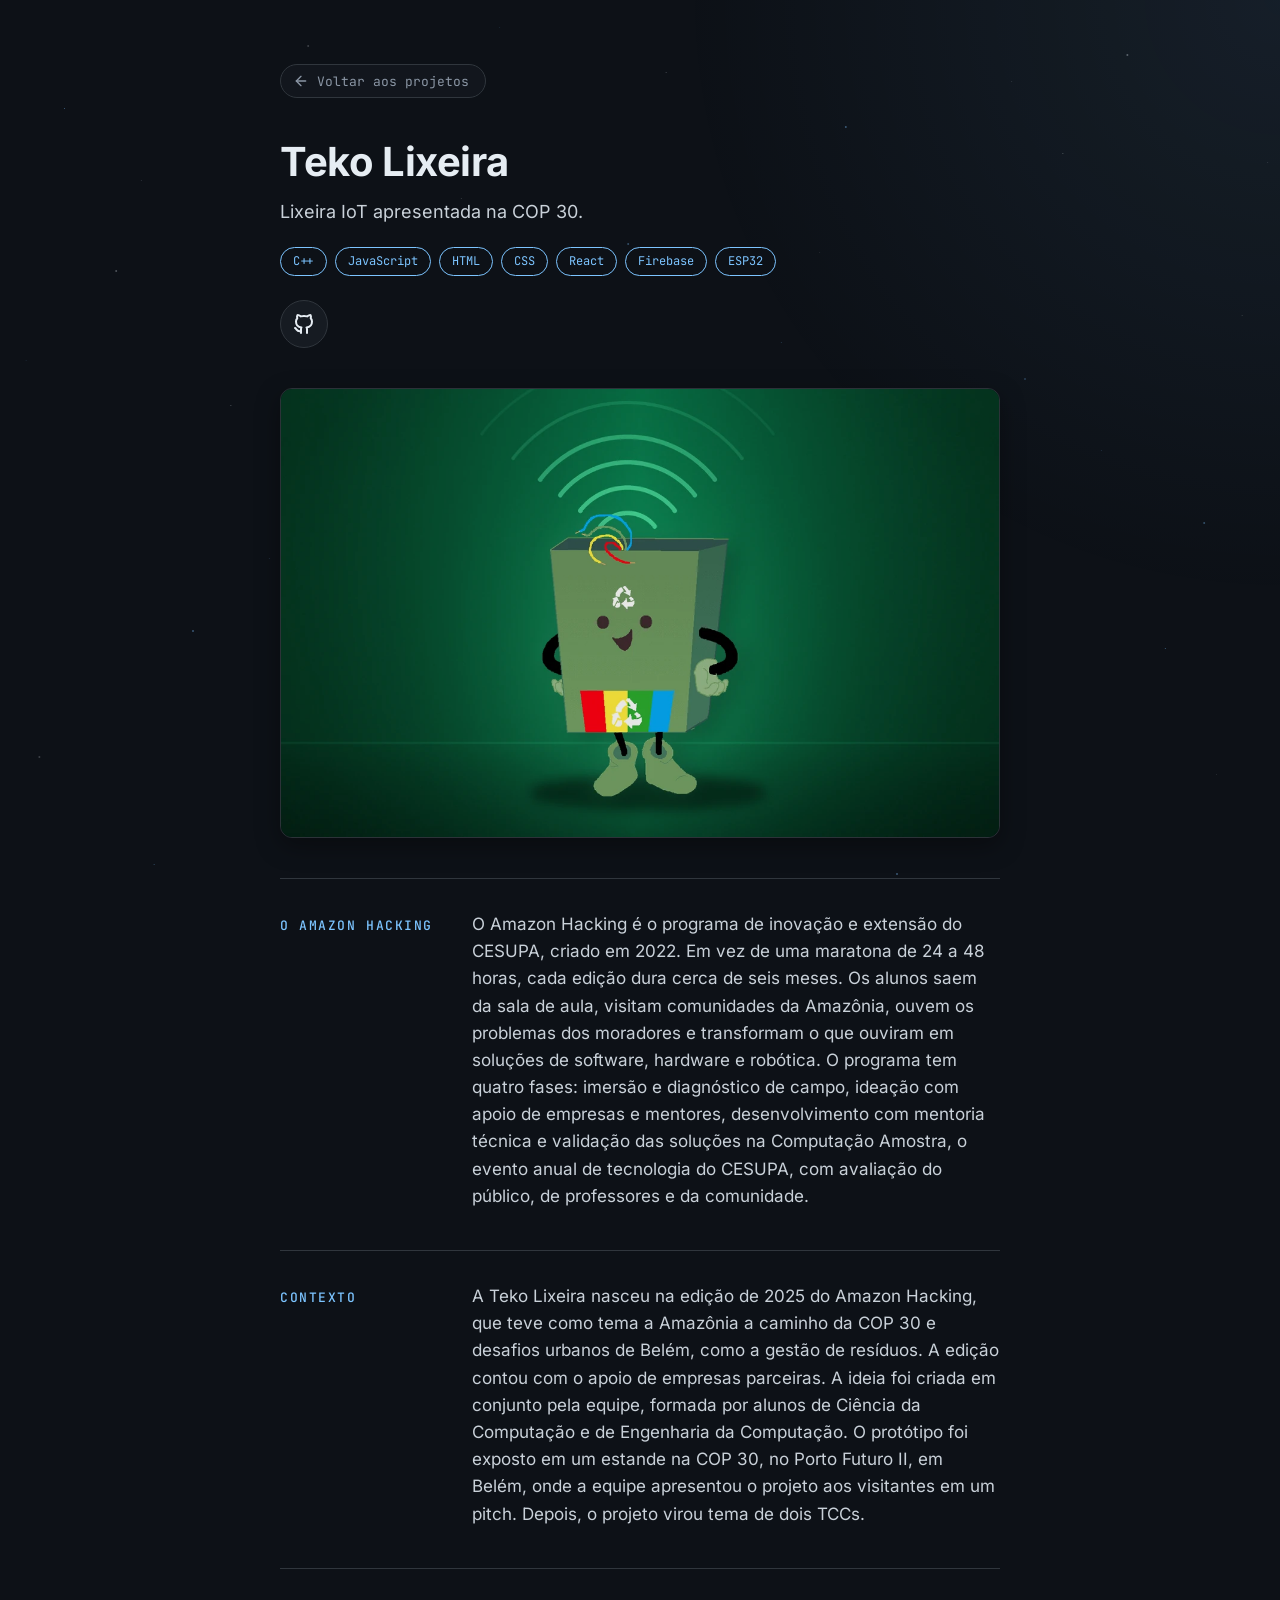
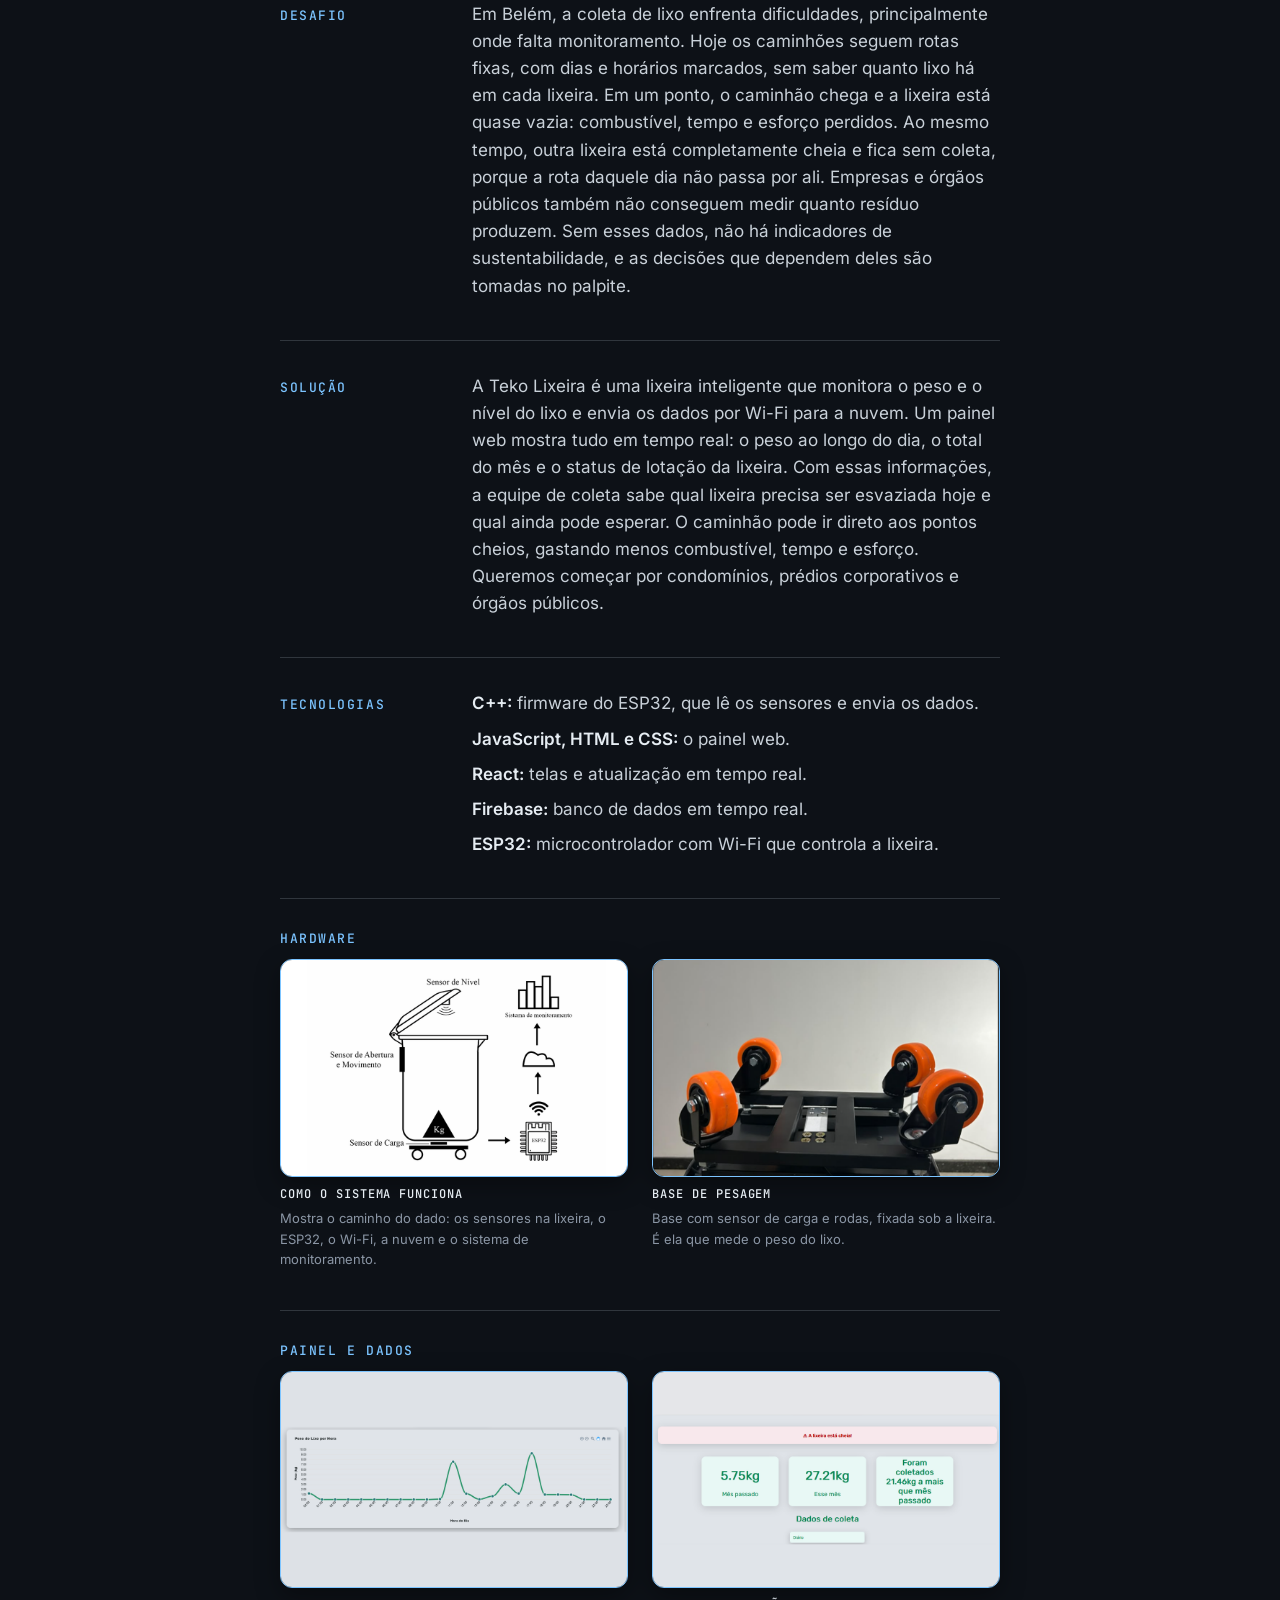
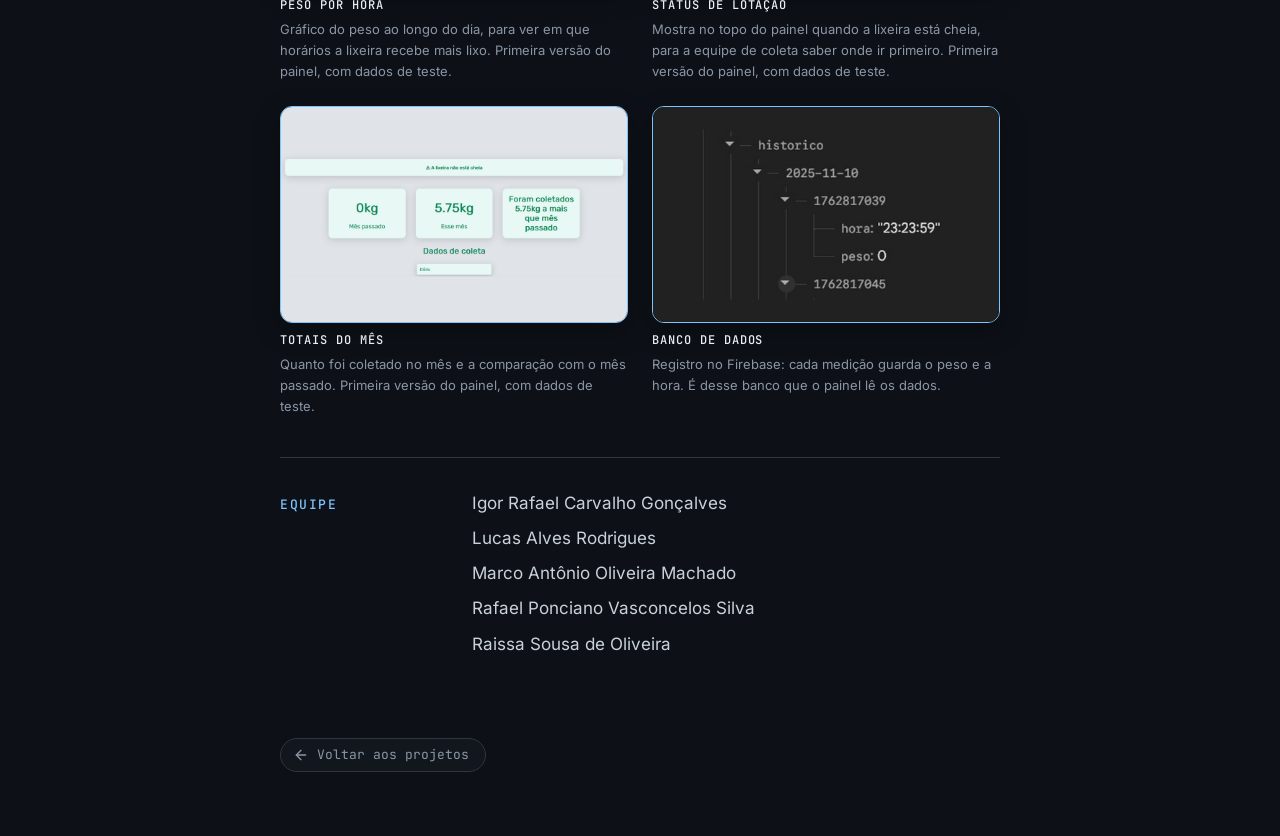
<file: projetos/teko-lixeira.html>
<!DOCTYPE html>
<html lang="pt-BR">

<head>
    <meta charset="UTF-8">
    <meta name="viewport" content="width=device-width, initial-scale=1.0">
    <title>Teko Lixeira | Marco Antônio Machado</title>
    <link rel="icon" href="../favicon.svg" type="image/svg+xml">
    <link rel="icon" href="../favicon.ico" sizes="48x48">
    <link rel="apple-touch-icon" href="../apple-touch-icon.png">
    <meta name="description" content="Lixeira IoT apresentada na COP 30.">

    <!-- compartilhamento no LinkedIn e no WhatsApp -->
    <meta property="og:type" content="website">
    <meta property="og:locale" content="pt_BR">
    <meta property="og:site_name" content="Marco Antônio Machado">
    <meta property="og:title" content="Teko Lixeira | Marco Antônio Machado">
    <meta property="og:description" content="Lixeira IoT apresentada na COP 30.">
    <meta property="og:url" content="https://marcomachado.dev.br/projetos/teko-lixeira">
    <link rel="canonical" href="https://marcomachado.dev.br/projetos/teko-lixeira">
    <meta property="og:image" content="https://marcomachado.dev.br/img/og-imagem.jpg">
    <meta property="og:image:width" content="1200">
    <meta property="og:image:height" content="627">
    <meta property="og:image:alt" content="Início do portfólio de Marco Antônio Machado">
    <meta name="twitter:card" content="summary_large_image">

    <link rel="stylesheet" href="../css/style.css">
</head>

<body>

    <!-- fundo de partículas, o mesmo do index -->
    <div class="fundo" aria-hidden="true">
        <span class="fundo-camada fundo-camada-1"></span>
        <span class="fundo-camada fundo-camada-2"></span>
        <span class="fundo-camada fundo-camada-3"></span>
    </div>

    <main class="pagina">

        <a class="pagina-voltar" href="../index.html#projetos"><svg width="16" height="16" viewBox="0 0 24 24" fill="none" stroke="currentColor"
            stroke-width="2" stroke-linecap="round" stroke-linejoin="round" aria-hidden="true"><path d="m12 19-7-7 7-7" /><path
            d="M19 12H5" /></svg>Voltar aos projetos</a>

        <article>

            <!-- TOPO: título, resumo, pílulas e botões -->
            <h1>Teko Lixeira</h1>
            <p class="pagina-resumo">Lixeira IoT apresentada na COP 30.</p>

            <ul class="projeto-tags" aria-label="Tecnologias usadas">
                <li class="projeto-tag">C++</li>
                <li class="projeto-tag">JavaScript</li>
                <li class="projeto-tag">HTML</li>
                <li class="projeto-tag">CSS</li>
                <li class="projeto-tag">React</li>
                <li class="projeto-tag">Firebase</li>
                <li class="projeto-tag">ESP32</li>
            </ul>

            <div class="pagina-acoes">
                <a class="projeto-acao" href="https://github.com/Marcoliveira12/teko-lixeira" target="_blank" rel="noopener noreferrer" aria-label="Ver código de Teko Lixeira no GitHub (abre em nova aba)">
                    <span class="logo-rede logo-github" aria-hidden="true"></span>
                    <span class="projeto-acao-rotulo" aria-hidden="true">Ver código</span>
                </a>
            </div>

            <!-- IMAGEM -->
            <img class="projeto-imagem pagina-imagem" src="../img/projetos/teko/teko-card.webp"
                alt="Tekinho, o mascote verde da Teko Lixeira, com ondas de sinal acima da cabeça" width="960"
                height="600">

            <!-- O AMAZON HACKING -->
            <section class="pagina-bloco">
                <h2>O Amazon Hacking</h2>
                <div class="pagina-bloco-texto">
                    <p>O Amazon Hacking é o programa de inovação e extensão do CESUPA, criado em 2022. Em vez de uma maratona
                        de 24 a 48 horas, cada edição dura cerca de seis meses. Os alunos saem da sala de aula, visitam
                        comunidades da Amazônia, ouvem os problemas dos moradores e transformam o que ouviram em soluções de
                        software, hardware e robótica. O programa tem quatro fases: imersão e diagnóstico de campo, ideação
                        com apoio de empresas e mentores, desenvolvimento com mentoria técnica e validação das soluções na
                        Computação Amostra, o evento anual de tecnologia do CESUPA, com avaliação do público, de professores
                        e da comunidade.</p>
                </div>
            </section>

            <!-- CONTEXTO -->
            <section class="pagina-bloco">
                <h2>Contexto</h2>
                <div class="pagina-bloco-texto">
                    <p>A Teko Lixeira nasceu na edição de 2025 do Amazon Hacking, que teve como tema a Amazônia a caminho da
                        COP 30 e desafios urbanos de Belém, como a gestão de resíduos. A edição contou com o apoio de
                        empresas parceiras. A ideia foi criada em conjunto pela equipe, formada por alunos de Ciência da
                        Computação e de Engenharia da Computação. O protótipo foi exposto em um estande na COP 30, no Porto Futuro II, em Belém,
                        onde a equipe apresentou o projeto aos visitantes em um pitch. Depois, o projeto virou tema de dois
                        TCCs.</p>
                </div>
            </section>

            <!-- DESAFIO -->
            <section class="pagina-bloco">
                <h2>Desafio</h2>
                <div class="pagina-bloco-texto">
                    <p>Em Belém, a coleta de lixo enfrenta dificuldades, principalmente onde falta monitoramento. Hoje os
                        caminhões seguem rotas fixas, com dias e horários marcados, sem saber quanto lixo há em cada lixeira.
                        Em um ponto, o caminhão chega e a lixeira está quase vazia: combustível, tempo e esforço perdidos. Ao
                        mesmo tempo, outra lixeira está completamente cheia e fica sem coleta, porque a rota daquele dia não
                        passa por ali. Empresas e órgãos públicos também não conseguem medir quanto resíduo produzem. Sem
                        esses dados, não há indicadores de sustentabilidade, e as decisões que dependem deles são tomadas no
                        palpite.</p>
                </div>
            </section>

            <!-- SOLUÇÃO -->
            <section class="pagina-bloco">
                <h2>Solução</h2>
                <div class="pagina-bloco-texto">
                    <p>A Teko Lixeira é uma lixeira inteligente que monitora o peso e o nível do lixo
                        e envia os dados por Wi-Fi para a nuvem. Um painel web mostra tudo em tempo real: o peso ao
                        longo do dia, o total do mês e o status de lotação da lixeira. Com essas informações, a equipe de coleta
                        sabe qual lixeira precisa ser esvaziada hoje e qual ainda pode esperar. O caminhão pode ir direto aos
                        pontos cheios, gastando menos combustível, tempo e esforço. Queremos começar por condomínios, prédios
                        corporativos e órgãos públicos.</p>
                </div>
            </section>

            <!-- TECNOLOGIAS -->
            <section class="pagina-bloco">
                <h2>Tecnologias</h2>
                <ul class="pagina-bloco-texto">
                    <li><strong>C++:</strong> firmware do ESP32, que lê os sensores e envia os dados.</li>
                    <li><strong>JavaScript, HTML e CSS:</strong> o painel web.</li>
                    <li><strong>React:</strong> telas e atualização em tempo real.</li>
                    <li><strong>Firebase:</strong> banco de dados em tempo real.</li>
                    <li><strong>ESP32:</strong> microcontrolador com Wi-Fi que controla a lixeira.</li>
                </ul>
            </section>

            <!-- HARDWARE -->
            <section class="pagina-bloco pagina-bloco-galeria">
                <h2>Hardware</h2>
                <div class="pagina-galeria pagina-galeria-cartoes">
                    <figure>
                        <img src="../img/projetos/teko/teko-diagrama-sistema.png"
                            alt="Diagrama da Teko Lixeira: sensor de nível na tampa, sensor de abertura e movimento na lateral e sensor de carga na base, ligados ao ESP32, que envia os dados por Wi-Fi para a nuvem e para o sistema de monitoramento"
                            width="960" height="600" loading="lazy">
                        <figcaption><strong>Como o sistema funciona</strong> Mostra o caminho do dado: os sensores na lixeira, o
                            ESP32, o Wi-Fi, a nuvem e o sistema de monitoramento.</figcaption>
                    </figure>
                    <figure>
                        <img src="../img/projetos/teko/teko-base-sensor.png"
                            alt="Base preta com o sensor de carga no centro e quatro rodas laranja, virada para cima sobre a lixeira"
                            width="960" height="600" loading="lazy">
                        <figcaption><strong>Base de pesagem</strong> Base com sensor de carga e rodas, fixada sob a lixeira. É
                            ela que mede o peso do lixo.</figcaption>
                    </figure>
                </div>
            </section>

            <!-- PAINEL E DADOS -->
            <section class="pagina-bloco pagina-bloco-galeria">
                <h2>Painel e dados</h2>
                <div class="pagina-galeria pagina-galeria-cartoes">
                    <figure>
                        <img src="../img/projetos/teko/teko-painel-grafico-peso-por-hora.png"
                            alt="Gráfico de linha Peso do Lixo por Hora, com o peso em kg de 00:00 a 23:00 e picos às 11:00 e às 17:00"
                            width="960" height="600" loading="lazy">
                        <figcaption><strong>Peso por hora</strong> Gráfico do peso ao longo do dia, para ver em que horários a
                            lixeira recebe mais lixo. Primeira versão do painel, com dados de teste.</figcaption>
                    </figure>
                    <figure>
                        <img src="../img/projetos/teko/teko-painel-lixeira-cheia.png"
                            alt="Painel com o status A lixeira está cheia em vermelho e, abaixo, os cartões com o peso do mês passado e deste mês"
                            width="960" height="600" loading="lazy">
                        <figcaption><strong>Status de lotação</strong> Mostra no topo do painel quando a lixeira está cheia,
                            para a equipe de coleta saber onde ir primeiro. Primeira versão do painel, com dados de teste.</figcaption>
                    </figure>
                    <figure>
                        <img src="../img/projetos/teko/teko-painel-cartoes-mes.png"
                            alt="Painel com os cartões do peso do mês passado, do peso deste mês e da diferença entre os dois"
                            width="960" height="600" loading="lazy">
                        <figcaption><strong>Totais do mês</strong> Quanto foi coletado no mês e a comparação com o mês passado.
                            Primeira versão do painel, com dados de teste.</figcaption>
                    </figure>
                    <figure>
                        <img src="../img/projetos/teko/teko-firebase-historico.png"
                            alt="Banco de dados do Firebase com o histórico de 10/11/2025, cada medição com a hora e o peso"
                            width="960" height="600" loading="lazy">
                        <figcaption><strong>Banco de dados</strong> Registro no Firebase: cada medição guarda o peso e a hora. É
                            desse banco que o painel lê os dados.</figcaption>
                    </figure>
                </div>
            </section>

            <!-- EQUIPE -->
            <section class="pagina-bloco">
                <h2>Equipe</h2>
                <ul class="pagina-bloco-texto">
                    <li>Igor Rafael Carvalho Gonçalves</li>
                    <li>Lucas Alves Rodrigues</li>
                    <li>Marco Antônio Oliveira Machado</li>
                    <li>Rafael Ponciano Vasconcelos Silva</li>
                    <li>Raissa Sousa de Oliveira</li>
                </ul>
            </section>

        </article>

        <a class="pagina-voltar" href="../index.html#projetos"><svg width="16" height="16" viewBox="0 0 24 24" fill="none" stroke="currentColor"
            stroke-width="2" stroke-linecap="round" stroke-linejoin="round" aria-hidden="true"><path d="m12 19-7-7 7-7" /><path
            d="M19 12H5" /></svg>Voltar aos projetos</a>

    </main>

</body>

</html>
</file>
<file: css/style.css>
/* ===== FONTES ===== */

@font-face {
    font-family: "inter";
    src: url(../fonts/inter-regular.woff2) format(woff2);
    font-weight: 400;
    font-style: normal;
    font-display: swap;
}

@font-face {
    font-family: "inter";
    src: url(../fonts/inter-medium.woff2) format(woff2);
    font-weight: 500;
    font-style: normal;
    font-display: swap;
}

@font-face {
    font-family: "inter";
    src: url(../fonts/inter-semibold.woff2) format(woff2);
    font-weight: 600;
    font-style: normal;
    font-display: swap;
}

@font-face {
    font-family: "inter";
    src: url(../fonts/inter-bold.woff2) format(woff2);
    font-weight: 700;
    font-style: normal;
    font-display: swap;
}

@font-face {
    font-family: "jetbrains";
    src: url(../fonts/jetbrainsmono-regular.woff2) format(woff2);
    font-weight: 400;
    font-style: normal;
    font-display: swap;
}

@font-face {
    font-family: "jetbrains";
    src: url(../fonts/jetbrainsmono-medium.woff2) format(woff2);
    font-weight: 500;
    font-style: normal;
    font-display: swap;
}

/* ===== REGRAS GERAIS ===== */

/*reset*/
* {
    margin: 0;
    padding: 0;
    box-sizing: border-box;
}

/*folga acima da seção quando um link leva até ela (de 1024px para cima, ver o bloco do cabeçalho)*/
html {
    scroll-padding-top: 16px;
}

body {
    background-color: #0D1117;
    color: #C9D1D9;
    font-family: inter, system-ui, sans-serif;
    font-size: 17px;
    line-height: 1.6;
}

img {
    display: block;
    max-width: 100%;
}

ul {
    list-style: none;
}

h1,
h2,
h3 {
    color: #E6EDF3;
    line-height: 1.2;
}

a {
    color: #7CC4FF;
    text-underline-offset: 3px;
}

a:hover {
    color: #A5D6FF;
}

/*contorno ao navegar com a tecla Tab*/
:focus-visible {
    outline: 2px solid #7CC4FF;
    outline-offset: 3px;
    border-radius: 2px;
}

/*esconde da tela, mas o leitor de tela lê (ex: aviso de link que abre em nova aba)*/
.visualmente-oculto {
    position: absolute;
    width: 1px;
    height: 1px;
    margin: -1px;
    padding: 0;
    overflow: hidden;
    clip: rect(0, 0, 0, 0);
    white-space: nowrap;
    border: 0;
}

/*link "Pular para o conteúdo": fica escondido acima da tela*/
.pular-conteudo {
    position: absolute;
    top: -100px;
    left: 16px;
    z-index: 20;
    font-weight: 600;
    text-decoration: none;
    color: #0D1117;
    background-color: #7CC4FF;
    border-radius: 8px;
    padding: 12px 24px;
}

/*aparece quando recebe o foco pelo Tab (a cor repete a de cima para o a:hover não trocar)*/
.pular-conteudo:focus {
    top: 16px;
    color: #0D1117;
}

/*fundo: cobre a tela toda, fica atrás de tudo e não recebe clique*/
.fundo {
    position: fixed;
    inset: 0;
    z-index: -1;
    overflow: hidden;
    pointer-events: none;
    background-image: radial-gradient(circle at top right, #7CC4FF14, #7CC4FF00 600px);
}

/*cada camada é um ponto no canto; as partículas são as sombras dele*/
.fundo-camada {
    position: absolute;
    top: 0;
    left: 0;
    width: 1px;
    height: 1px;
    border-radius: 50%;
}

/*as 14 partículas aparecem duas vezes: na tela e 100vh abaixo, para o loop não ter buraco*/
.fundo-camada-1 {
    box-shadow:
        5vw 12vh #7CC4FF80, 18vw 45vh #C9D1D966, 27vw 80vh #7CC4FF59, 36vw 22vh #C9D1D940,
        44vw 63vh #7CC4FF66, 52vw 8vh #C9D1D959, 61vw 38vh #7CC4FF40, 69vw 90vh #C9D1D980,
        76vw 54vh #7CC4FF59, 83vw 17vh #C9D1D966, 91vw 72vh #7CC4FF80, 97vw 35vh #C9D1D940,
        12vw 96vh #7CC4FF66, 58vw 75vh #C9D1D959,
        5vw 112vh #7CC4FF80, 18vw 145vh #C9D1D966, 27vw 180vh #7CC4FF59, 36vw 122vh #C9D1D940,
        44vw 163vh #7CC4FF66, 52vw 108vh #C9D1D959, 61vw 138vh #7CC4FF40, 69vw 190vh #C9D1D980,
        76vw 154vh #7CC4FF59, 83vw 117vh #C9D1D966, 91vw 172vh #7CC4FF80, 97vw 135vh #C9D1D940,
        12vw 196vh #7CC4FF66, 58vw 175vh #C9D1D959;
}

/*camada 2: pontos de 2px*/
.fundo-camada-2 {
    width: 2px;
    height: 2px;
    box-shadow:
        9vw 30vh #C9D1D959, 15vw 70vh #7CC4FF66, 24vw 5vh #C9D1D940, 33vw 50vh #7CC4FF80,
        41vw 88vh #C9D1D966, 49vw 27vh #7CC4FF59, 57vw 60vh #C9D1D940, 66vw 14vh #7CC4FF66,
        73vw 78vh #C9D1D959, 80vw 42vh #7CC4FF40, 88vw 6vh #C9D1D966, 94vw 58vh #7CC4FF59,
        3vw 84vh #C9D1D940, 70vw 97vh #7CC4FF66,
        9vw 130vh #C9D1D959, 15vw 170vh #7CC4FF66, 24vw 105vh #C9D1D940, 33vw 150vh #7CC4FF80,
        41vw 188vh #C9D1D966, 49vw 127vh #7CC4FF59, 57vw 160vh #C9D1D940, 66vw 114vh #7CC4FF66,
        73vw 178vh #C9D1D959, 80vw 142vh #7CC4FF40, 88vw 106vh #C9D1D966, 94vw 158vh #7CC4FF59,
        3vw 184vh #C9D1D940, 70vw 197vh #7CC4FF66;
}

/*camada 3: pontos de 1px mais fracos*/
.fundo-camada-3 {
    box-shadow:
        2vw 40vh #7CC4FF26, 11vw 20vh #C9D1D933, 21vw 62vh #7CC4FF33, 30vw 93vh #C9D1D926,
        39vw 3vh #7CC4FF26, 47vw 46vh #C9D1D933, 55vw 84vh #7CC4FF33, 64vw 28vh #C9D1D926,
        72vw 66vh #7CC4FF26, 79vw 9vh #C9D1D933, 86vw 50vh #7CC4FF33, 95vw 86vh #C9D1D926,
        35vw 74vh #7CC4FF26, 99vw 18vh #C9D1D933,
        2vw 140vh #7CC4FF26, 11vw 120vh #C9D1D933, 21vw 162vh #7CC4FF33, 30vw 193vh #C9D1D926,
        39vw 103vh #7CC4FF26, 47vw 146vh #C9D1D933, 55vw 184vh #7CC4FF33, 64vw 128vh #C9D1D926,
        72vw 166vh #7CC4FF26, 79vw 109vh #C9D1D933, 86vw 150vh #7CC4FF33, 95vw 186vh #C9D1D926,
        35vw 174vh #7CC4FF26, 99vw 118vh #C9D1D933;
}

/*barra de progresso da rolagem: fina, no topo da tela, acima do cabeçalho; começa vazia (scaleX 0)*/
.progresso {
    position: fixed;
    top: 0;
    left: 0;
    width: 100%;
    height: 3px;
    z-index: 30;
    background-color: #7CC4FF;
    transform-origin: left;
    transform: scaleX(0);
    pointer-events: none;
}

/*logos e ícones (GitHub, LinkedIn, conversa, copiar, site, detalhes, machado e o download do currículo):
o arquivo vira máscara e pega a cor do texto*/
.logo-rede,
.inicio-botao-curriculo-icone {
    width: 16px;
    height: 16px;
    background-color: currentColor;
    -webkit-mask-size: contain;
    mask-size: contain;
    -webkit-mask-repeat: no-repeat;
    mask-repeat: no-repeat;
    -webkit-mask-position: center;
    mask-position: center;
}

.logo-github {
    -webkit-mask-image: url(../img/icones/ui-github.svg);
    mask-image: url(../img/icones/ui-github.svg);
}

.logo-linkedin {
    -webkit-mask-image: url(../img/icones/ui-linkedin.svg);
    mask-image: url(../img/icones/ui-linkedin.svg);
}

.logo-conversa {
    -webkit-mask-image: url(../img/icones/ui-conversa.svg);
    mask-image: url(../img/icones/ui-conversa.svg);
}

.logo-copiar {
    -webkit-mask-image: url(../img/icones/ui-copiar.svg);
    mask-image: url(../img/icones/ui-copiar.svg);
}

.logo-site {
    -webkit-mask-image: url(../img/icones/ui-site.svg);
    mask-image: url(../img/icones/ui-site.svg);
}

.logo-detalhes {
    -webkit-mask-image: url(../img/icones/ui-detalhes.svg);
    mask-image: url(../img/icones/ui-detalhes.svg);
}

.logo-machado {
    -webkit-mask-image: url(../img/icones/ui-machado.svg);
    mask-image: url(../img/icones/ui-machado.svg);
}

/*padding de todas as seções (elas se separam só pelo espaço, sem linha)*/
main > section {
    padding: 96px max(32px, calc((100% - 1040px) / 2));
}

/*rótulo(título) pequeno no inicio de cada seção (PROJETOS, SOBRE MIM...) e o ERRO 404 da página de erro*/
main h2,
.pagina-rotulo {
    font-family: jetbrains, ui-monospace, monospace;
    font-size: 13px;
    font-weight: 500;
    letter-spacing: 0.12em;
    text-transform: uppercase;
    color: #7CC4FF;
    margin-bottom: 12px;
}

/*título(<p>) grande logo abaixo do rótulo(titulo) de cada seção*/
main h2 + p {
    font-size: 32px;
    font-weight: 700;
    line-height: 1.2;
    letter-spacing: -0.01em;
    color: #E6EDF3;
    margin-bottom: 40px;
}

/*balãozinho com o nome, escondido acima do botão ou do logo (Início, Projetos, Tecnologias, Contato e rodapé).
O leitor de tela usa o texto oculto ou o aria-label de cada botão*/
.inicio-icone-rotulo,
.projeto-acao-rotulo,
.tecnologias-nome,
.contato-dica {
    position: absolute;
    bottom: 100%;
    left: 50%;
    transform: translateX(-50%);
    font-size: 12px;
    line-height: 1.4;
    white-space: nowrap;
    color: #E6EDF3;
    background-color: #0D1117;
    border: 1px solid #30363D;
    border-radius: 6px;
    padding: 4px 8px;
    pointer-events: none;
    opacity: 0;
}

/*8px entre o balãozinho e o botão (no Contato ele fica colado, porque o botão de copiar já é maior que o ícone)*/
.inicio-icone-rotulo,
.projeto-acao-rotulo,
.tecnologias-nome {
    margin-bottom: 8px;
}

/*conteúdo das seções começa invisível (só com JavaScript ligado). A seção fica parada para o menu acertar a parada*/
.js .revelar:not(.visivel) > * {
    opacity: 0;
}

/*conteúdo aparece quando o JavaScript coloca a classe visivel na seção.
É animação, e não transição, para não brigar com o hover dos cartões depois de terminar*/
.js .revelar.visivel > * {
    animation: revelar-aparecer 0.5s ease-out;
}

/*rótulo "próxima seção" (montado pelo script.js): nome da seção em maiúsculas com uma linha fina embaixo.
Escondido aqui; só aparece no computador em tela cheia, ver o fim deste bloco.
O "Voltar ao topo" usa o mesmo estilo, mas está no index.html*/
.proxima-secao {
    display: none;
    flex-direction: column;
    align-items: center;
    width: fit-content;
    font-family: inter, system-ui, sans-serif;
    font-size: 12px;
    font-weight: 700;
    letter-spacing: 0.14em;
    text-transform: uppercase;
    text-decoration: none;
    color: #C9D1D9;
    border-radius: 6px;
    padding: 0 12px;
}

/*linha vertical fina embaixo do nome, no centro*/
.proxima-secao::after {
    content: "";
    width: 2px;
    height: 28px;
    margin-top: 8px;
    background-color: #C9D1D9;
}

.proxima-secao:focus-visible {
    color: #7CC4FF;
}

/*"Voltar ao topo" (último rótulo): aparece em todas as larguras, no fim do contato, com a linha em cima do texto.
Fica aqui, junto dos outros rótulos, porque a regra da tela cheia (no fim deste bloco) precisa vir depois desta*/
.proxima-secao-topo {
    display: flex;
    margin: 32px auto 0;
}

.proxima-secao-topo::after {
    content: none;
}

.proxima-secao-topo::before {
    content: "";
    width: 2px;
    height: 28px;
    margin-bottom: 8px;
    background-color: #C9D1D9;
}

@keyframes revelar-aparecer {
    from {
        opacity: 0;
    }

    to {
        opacity: 1;
    }
}

/*mesma animação subindo 24px (usada só com movimento)*/
@keyframes revelar-subir {
    from {
        opacity: 0;
        transform: translateY(24px);
    }

    to {
        opacity: 1;
        transform: none;
    }
}

/*partículas sobem uma tela inteira; no fim, a cópia de baixo está onde a de cima começou*/
@keyframes fundo-subir {
    from {
        transform: translateY(0);
    }

    to {
        transform: translateY(-100vh);
    }
}

/*linha do rótulo da próxima seção cresce até o tamanho todo e volta*/
@keyframes proxima-linha {
    0%,
    100% {
        transform: scaleY(0.4);
    }

    50% {
        transform: scaleY(1);
    }
}

/*seções com menos respiro no tablet e no celular*/
@media (max-width: 899px) {

    main > section {
        padding: 48px 32px;
    }
}

/*e menos ainda no celular*/
@media (max-width: 599px) {

    main > section {
        padding: 32px 20px;
    }
}

/*tela cheia: computador com janela de pelo menos 640px de altura, uma seção por tela*/
@media (min-width: 1024px) and (min-height: 640px) {

    /*cada seção ocupa no mínimo uma tela, com o conteúdo centralizado na vertical.
    62px em cima (altura do cabeçalho aberto) e 80px embaixo (espaço do link da próxima seção).
    100svh logo depois de 100vh: quem entende svh usa ele, quem não entende fica com o vh.
    Se o conteúdo for mais alto que a tela, a seção cresce e nada é cortado*/
    main > section {
        position: relative;
        display: flex;
        flex-direction: column;
        justify-content: center;
        min-height: 100vh;
        min-height: 100svh;
        padding-top: 62px;
        padding-bottom: 80px;
    }

    /*rótulo da próxima seção no pé de cada seção, centralizado (margin auto com left e right 0).
    Mede 55px (texto de 19px, 8px e a linha de 28px): cabe nos 80px de baixo da seção*/
    .proxima-secao {
        position: absolute;
        bottom: 24px;
        left: 0;
        right: 0;
        display: flex;
        margin: 0 auto;
    }
}

/*movimento: só para quem não pediu menos movimento*/
@media (prefers-reduced-motion: no-preference) {

    /*links do menu e rótulos deslizam até a seção (com movimento reduzido, vão direto).
    Só depois que a página carrega (classe rolagem-suave, colocada pelo script.js): assim, quem chega
    por um link com âncora (#projetos) já abre na seção, sem deslizar desde o topo*/
    html.rolagem-suave {
        scroll-behavior: smooth;
    }

    /*conteúdo das seções sobe um pouco enquanto aparece*/
    .js .revelar:not(.visivel) > * {
        transform: translateY(24px);
    }

    .js .revelar.visivel > * {
        animation-name: revelar-subir;
    }

    /*partículas do fundo sobem sem parar, cada camada numa velocidade*/
    .fundo-camada-1 {
        animation: fundo-subir 60s linear infinite;
    }

    .fundo-camada-2 {
        animation: fundo-subir 90s linear infinite;
    }

    .fundo-camada-3 {
        animation: fundo-subir 120s linear infinite;
    }

    /*linha dos rótulos da próxima seção pulsa, crescendo a partir do texto:
    de cima para baixo e, no "Voltar ao topo", de baixo para cima*/
    .proxima-secao::after {
        transform-origin: top;
        animation: proxima-linha 2s ease-in-out infinite;
    }

    .proxima-secao-topo::before {
        transform-origin: bottom;
        animation: proxima-linha 2s ease-in-out infinite;
    }

    /*"Pular para o conteúdo" afunda no clique, como os outros botões, e volta suave*/
    .pular-conteudo {
        transition: transform 80ms ease-out;
    }

    .pular-conteudo:active {
        transform: translateY(1px) scale(0.97);
        transition: transform 80ms ease-out;
    }
}

/*mouse: link da próxima seção fica azul*/
@media (hover: hover) {

    .proxima-secao:hover {
        color: #7CC4FF;
    }
}

/* ===== CABEÇALHO E MENU ===== */

/*cabeçalho: só o menu, no centro, sem fundo e sem borda (só existe de 1024px para cima)*/
.cabecalho {
    display: flex;
    justify-content: center;
    position: sticky;
    top: 0;
    z-index: 10;
    font-size: 14px;
    padding: 16px max(32px, calc((100% - 1040px) / 2));
}

/*menu: Projetos, Tecnologias... espaçamento*/
.menu ul {
    display: flex;
    justify-content: center;
    gap: 28px;
}

/*menu: Projetos, Sobre... cinza e sem sublinhado*/
.menu a {
    position: relative;
    color: #8B96A5;
    text-decoration: none;
}

/*menu: Projetos, Sobre... hover*/
.menu a:hover {
    color: #E6EDF3;
}

/*menu: link da seção que está na tela*/
.menu a.ativo {
    color: #7CC4FF;
}

/*sublinhado do menu: começa encolhido à esquerda*/
.menu a::after {
    content: "";
    position: absolute;
    left: 0;
    right: 0;
    bottom: -4px;
    height: 2px;
    background-color: #7CC4FF;
    transform: scaleX(0);
    transform-origin: left;
}

/*sublinhado cheio no hover, no foco pelo teclado e no link ativo*/
.menu a:hover::after,
.menu a:focus-visible::after,
.menu a.ativo::after {
    transform: scaleX(1);
}

/*linha do enfeite do cabeçalho se desenha (de largura 0 até a largura toda)*/
@keyframes cabecalho-linha-desenhar {
    from {
        transform: scaleX(0);
    }

    to {
        transform: scaleX(1);
    }
}

/*tracinho do enfeite cresce de baixo para cima*/
@keyframes cabecalho-tracinho-crescer {
    from {
        transform: scaleY(0);
    }

    to {
        transform: scaleY(1);
    }
}

/*celular e tablet: de 1023px para baixo não existe cabeçalho nem menu*/
@media (max-width: 1023px) {

    /*a navegação é pela rolagem (a barra de progresso e o "Pular para o conteúdo" continuam)*/
    .cabecalho {
        display: none;
    }
}

/*computador: de 1024px para cima o cabeçalho esconde no topo da página*/
@media (min-width: 1024px) {

    /*começa escondido acima da tela (só com JavaScript, pela classe .js no html).
    Continua no lugar e focável: o Tab ainda chega nos links*/
    .js .cabecalho {
        transform: translateY(-100%);
        opacity: 0;
    }

    /*desce quando a pessoa rola a página ou quando um link do menu recebe foco*/
    .js .cabecalho.cabecalho-visivel {
        transform: translateY(0);
        opacity: 1;
    }

    /*cabeçalho aberto mede 61,4px (23px em cima, linha de 22,4px dos links, 16px embaixo)*/
    html {
        scroll-padding-top: 62px;
    }

    /*menu flutuando sobre o conteúdo (o cabeçalho não tem fundo); 23px em cima para caber o enfeite
    e deixar 12px entre a linha e o topo das letras*/
    .cabecalho {
        padding-top: 23px;
    }

    /*sombra escura em volta das letras, para lerem bem por cima de caixas e imagens
    (quatro camadas: as menores deixam o contorno mais escuro, as maiores espalham)*/
    .menu a {
        text-shadow: 0 0 2px #0D1117, 0 0 4px #0D1117, 0 0 8px #0D1117, 0 0 16px #0D1117;
    }

    /*enfeite em forma de ⊥: linha horizontal de 120px a 14px do topo...*/
    .cabecalho::before {
        content: "";
        position: absolute;
        top: 14px;
        left: 0;
        right: 0;
        width: 120px;
        height: 2px;
        margin: 0 auto;
        background-color: #C9D1D9;
        transform-origin: center;
    }

    /*...e tracinho de 5px saindo do meio dela para cima (de 9px a 14px do topo,
    6px abaixo da barra de progresso, que vai de 0 a 3px)*/
    .cabecalho::after {
        content: "";
        position: absolute;
        top: 9px;
        left: 0;
        right: 0;
        width: 2px;
        height: 5px;
        margin: 0 auto;
        background-color: #C9D1D9;
        transform-origin: bottom;
    }
}

/*tela cheia: cabeçalho fixo por cima da primeira tela*/
@media (min-width: 1024px) and (min-height: 640px) {

    /*sem scroll-padding: cada seção já tem o próprio espaço em cima.
    Sem scroll-snap: a roda já vai de seção em seção pelo script.js, e o encaixe puxava de volta a rolagem dentro da Formação*/
    html {
        scroll-padding-top: 0;
    }

    /*cabeçalho fixo: não ocupa espaço no alto da página, então a primeira tela começa colada no topo*/
    .cabecalho {
        position: fixed;
        left: 0;
        right: 0;
    }

    /*foco pelo teclado nunca fica atrás do cabeçalho*/
    main a,
    main button {
        scroll-margin-top: 80px;
    }
}

/*cabeçalho e sublinhado do menu com movimento*/
@media (prefers-reduced-motion: no-preference) {

    /*sublinhado do menu cresce da esquerda para a direita*/
    .menu a::after {
        transition: transform 0.2s ease-out;
    }

    /*cabeçalho desce e aparece suave (só muda de estado de 1024px para cima)*/
    .cabecalho {
        transition: transform 300ms ease-out, opacity 300ms ease-out;
    }

    /*quando o cabeçalho aparece, a linha se desenha do centro para os lados e depois o tracinho cresce para cima.
    O backwards deixa os dois encolhidos durante o atraso (os enfeites só existem de 1024px para cima)*/
    .js .cabecalho.cabecalho-visivel::before {
        animation: cabecalho-linha-desenhar 300ms ease-out 150ms backwards;
    }

    .js .cabecalho.cabecalho-visivel::after {
        animation: cabecalho-tracinho-crescer 150ms ease-out 400ms backwards;
    }
}

/* ===== INÍCIO ===== */

/*o início ocupa a tela inteira em todas as larguras, com o conteúdo no centro (na vertical pelo flex, na horizontal pelo text-align).
100svh logo depois de 100vh: quem entende svh usa ele. É min-height: se o conteúdo for mais alto que a tela, a seção cresce*/
#inicio {
    display: flex;
    flex-direction: column;
    justify-content: center;
    min-height: 100vh;
    min-height: 100svh;
    padding-top: 128px;
    padding-bottom: 128px;
    text-align: center;
}

#inicio h1 {
    font-size: 56px;
    font-weight: 700;
    letter-spacing: -0.02em;
    margin-bottom: 12px;
}

/*a parte visível do nome não é copiada: quem copia leva só o texto oculto "Marco Antônio Machado"*/
.inicio-nome [aria-hidden="true"] {
    user-select: none;
}

/*sobrenome no lugar de "Machado": ícone e <machado /> juntos, na linha de base do nome
(inline-flex faz os dois quebrarem de linha juntos quando não cabem)*/
.inicio-sobrenome {
    display: inline-flex;
    align-items: baseline;
    font-family: jetbrains, ui-monospace, monospace;
    font-weight: 700;
    color: #7CC4FF;
}

/*ícone do machado do tamanho da letra (a cor vem do color pelo currentColor do .logo-rede)*/
.inicio-sobrenome .logo-machado {
    width: 1em;
    height: 1em;
    margin-right: 0.2em;
}

/*na fonte mono o espaço tem a largura de uma letra (0,6em) e fica grande antes do />.
O word-spacing tira 0,3em: sobra um espaço normal, do tamanho do espaço do Inter*/
.inicio-sobrenome-texto {
    word-spacing: -0.3em;
}

/*cargo em maiúsculas espaçadas; o padding-left compensa o espaço que sobra depois da última letra*/
.inicio-cargo {
    font-size: 16px;
    font-weight: 500;
    text-transform: uppercase;
    letter-spacing: 0.25em;
    padding-left: 0.25em;
    color: #C9D1D9;
    margin-bottom: 32px;
}

/*linha das tecnologias: altura de uma linha*/
.inicio-tecnologias {
    font-family: jetbrains, ui-monospace, monospace;
    font-size: 22px;
    line-height: 36px;
    height: 36px;
    overflow: hidden;
    color: #7CC4FF;
    margin-bottom: 40px;
}

/*caixa da palavra: largura fixa para a tarja ter sempre o mesmo tamanho*/
.inicio-palavra-caixa {
    position: relative;
    display: inline-block;
    min-width: 260px;
    text-align: center;
}

/*botões do topo numa linha, no centro*/
.inicio-botoes {
    display: flex;
    flex-wrap: wrap;
    justify-content: center;
    align-items: center;
    gap: 12px;
}

/*botão quadrado só com ícone (GitHub, LinkedIn e conversa); relative para o balãozinho*/
.inicio-icone {
    position: relative;
    display: inline-flex;
    align-items: center;
    justify-content: center;
    width: 48px;
    height: 48px;
    background-color: #161B22;
    border: 1px solid #30363D;
    border-radius: 8px;
}

/*ícone de 24px; a cor fica no próprio ícone para o a:hover não trocar*/
.inicio-icone .logo-rede {
    width: 24px;
    height: 24px;
    color: #C9D1D9;
}

/*Baixar currículo: botão azul cheio com a mesma altura dos ícones, texto no meio e ícone de download à direita*/
.inicio-botao-curriculo {
    display: inline-flex;
    align-items: center;
    gap: 8px;
    height: 48px;
    font-size: 16px;
    font-weight: 600;
    text-decoration: none;
    color: #0D1117;
    background-color: #7CC4FF;
    border: 1px solid #7CC4FF;
    border-radius: 8px;
    padding: 0 20px;
    transition: border-color 0.2s ease-out, background-color 0.2s ease-out;
}

/*ícone de download do Baixar currículo, um pouco maior que as logos*/
.inicio-botao-curriculo-icone {
    flex-shrink: 0;
    width: 18px;
    height: 18px;
    -webkit-mask-image: url(../img/icones/download.svg);
    mask-image: url(../img/icones/download.svg);
}

/*foco pelo teclado: borda e ícone azuis, contorno 2px afastado 2px (vale também para o Baixar currículo)*/
.inicio-icone:focus-visible,
.inicio-botao-curriculo:focus-visible {
    border-color: #7CC4FF;
    outline-offset: 2px;
}

/*Baixar currículo no foco: fundo clareia como no hover*/
.inicio-botao-curriculo:focus-visible {
    background-color: #A5D6FF;
}

.inicio-icone:focus-visible .logo-rede {
    color: #7CC4FF;
}

/*balãozinho aparece no foco pelo teclado*/
.inicio-icone:focus-visible .inicio-icone-rotulo {
    opacity: 1;
}

/*golpe do machado (a cada 3s, pelo cicloTopo do script.js): puxa para trás, golpeia aos 55% (330ms), quica e volta*/
@keyframes marca-golpe {
    0% {
        transform: rotate(0deg);
    }

    30% {
        transform: rotate(-45deg);
    }

    55% {
        transform: rotate(22deg);
    }

    70% {
        transform: rotate(-6deg);
    }

    100% {
        transform: rotate(0deg);
    }
}

/*tremida do sobrenome no impacto do golpe*/
@keyframes marca-tremida {
    0%,
    100% {
        transform: translateX(0);
    }

    20% {
        transform: translateX(-3px);
    }

    40% {
        transform: translateX(3px);
    }

    60% {
        transform: translateX(-2px);
    }

    80% {
        transform: translateX(2px);
    }
}

/*tarja da palavra cresce até cobrir a caixa inteira*/
@keyframes inicio-tarja-cobrir {
    from {
        transform: scaleX(0);
    }

    to {
        transform: scaleX(1);
    }
}

/*tarja encolhe até sumir*/
@keyframes inicio-tarja-descobrir {
    from {
        transform: scaleX(1);
    }

    to {
        transform: scaleX(0);
    }
}

/*Início no tablet e no celular: nome menor e menos respiro*/
@media (max-width: 899px) {

    #inicio {
        padding-top: 96px;
        padding-bottom: 96px;
    }

    #inicio h1 {
        font-size: 44px;
    }
}

/*Início no celular*/
@media (max-width: 599px) {

    #inicio {
        padding-top: 50px;
        padding-bottom: 50px;
    }

    #inicio h1 {
        font-size: 34px;
    }

    .inicio-cargo {
        font-size: 14px;
    }

    /*a lista parada (sem JavaScript) quebra em duas linhas; a palavra que rola continua com 36px pelo line-height*/
    .inicio-tecnologias {
        height: auto;
    }
}

/*botões do Início ficam embaixo dos ícones no celular e no tablet*/
@media (max-width: 1023px) {

    /*sempre em duas linhas: os 3 ícones em cima e o Baixar currículo embaixo.
    O ::after é uma peça invisível de largura toda entre os dois (order 1): ele quebra a linha depois dos ícones.
    Ele forma uma linha de altura 0, então o row-gap vira 0 e o espaço de 12px fica na margem do botão*/
    .inicio-botoes {
        row-gap: 0;
    }

    .inicio-botoes::after {
        content: "";
        flex-basis: 100%;
        order: 1;
    }

    .inicio-botao-curriculo {
        order: 2;
        margin-top: 12px;
    }
}

/*Início na tela cheia: o mesmo espaço das outras seções (o #inicio de cima vence o main > section)*/
@media (min-width: 1024px) and (min-height: 640px) {

    #inicio {
        padding-top: 62px;
        padding-bottom: 80px;
    }
}

/*Início com movimento*/
@media (prefers-reduced-motion: no-preference) {

    /*Baixar currículo: borda, fundo e a subida do hover mudam suave*/
    .inicio-botao-curriculo {
        transition: border-color 0.2s ease-out, background-color 0.2s ease-out, transform 0.2s ease-out;
    }

    /*botões de ícone sobem 2px no hover e no foco; o ícone e o balãozinho mudam suave*/
    .inicio-icone {
        transition: border-color 0.2s ease-out, transform 0.2s ease-out;
    }

    .inicio-icone .logo-rede {
        transition: color 0.2s ease-out;
    }

    .inicio-icone-rotulo {
        transition: opacity 0.2s ease-out;
    }

    .inicio-icone:focus-visible,
    .inicio-botao-curriculo:focus-visible {
        transform: translateY(-2px);
    }

    /*machado gira pelo cabo (canto de baixo à esquerda)*/
    .inicio-sobrenome .logo-machado {
        transform-origin: left bottom;
    }

    /*golpe do machado e tremida do sobrenome: classes colocadas e tiradas pelo cicloTopo do script.js*/
    .inicio-sobrenome .logo-machado.golpeando {
        animation: marca-golpe 600ms ease-in-out;
    }

    .inicio-sobrenome.tremendo {
        animation: marca-tremida 300ms;
    }

    /*cor do sobrenome muda suave no hover*/
    .inicio-sobrenome {
        transition: color 0.2s ease-out;
    }

    /*tarja azul sobre a palavra, começa encolhida na esquerda*/
    .inicio-palavra-caixa::after {
        content: "";
        position: absolute;
        inset: 0;
        background-color: #7CC4FF;
        transform: scaleX(0);
        transform-origin: left center;
    }

    /*cobrindo: cresce da esquerda para a direita (classe colocada pelo script.js)*/
    .inicio-palavra-caixa.cobrindo::after {
        animation: inicio-tarja-cobrir 300ms ease-in forwards;
    }

    /*descobrindo: encolhe em direção à direita, revelando a palavra nova*/
    .inicio-palavra-caixa.descobrindo::after {
        transform-origin: right center;
        animation: inicio-tarja-descobrir 300ms ease-out forwards;
    }
}

/*Início com mouse*/
@media (hover: hover) {

    /*botões de ícone do topo: borda e ícone azuis, balãozinho aparece*/
    .inicio-icone:hover {
        border-color: #7CC4FF;
    }

    .inicio-icone:hover .logo-rede {
        color: #7CC4FF;
    }

    .inicio-icone:hover .inicio-icone-rotulo {
        opacity: 1;
    }

    /*Baixar currículo: fundo clareia (a cor do texto repete a do botão para o a:hover não trocar)*/
    .inicio-botao-curriculo:hover {
        color: #0D1117;
        background-color: #A5D6FF;
    }

    /*mouse no sobrenome: fica branco (o ícone acompanha pelo currentColor)*/
    .inicio-sobrenome:hover {
        color: #E6EDF3;
    }
}

/*Início com mouse e movimento: botões de ícone e o Baixar currículo sobem 2px*/
@media (hover: hover) and (prefers-reduced-motion: no-preference) {

    .inicio-icone:hover,
    .inicio-botao-curriculo:hover {
        transform: translateY(-2px);
    }
}

/*botões do Início afundam no clique: 1px para baixo e 3% menores, em 80ms (ao soltar, voltam com a transição normal).
Fica depois do bloco do mouse: com a mesma especificidade, o :active vence o translateY do hover*/
@media (prefers-reduced-motion: no-preference) {

    .inicio-botao-curriculo:active,
    .inicio-icone:active {
        transform: translateY(1px) scale(0.97);
        transition: transform 80ms ease-out;
    }
}

/* ===== SOBRE MIM ===== */

/*abaixo de 900px tudo numa coluna: título, cartão e parágrafos. De 900px para cima, ver o fim deste bloco*/

/*cartão horizontal: foto à esquerda e Local e Formação à direita, centralizados na vertical entre si.
Largura do conteúdo, até 420px (a folga fica igual dos dois lados), alinhado à esquerda como o texto, 32px até os parágrafos.
Mesma moldura das caixas de Tecnologias (mais grossa embaixo e à direita), sem fundo*/
.sobre-cartao {
    display: flex;
    align-items: center;
    gap: 20px;
    width: fit-content;
    max-width: 420px;
    margin-bottom: 32px;
    border: 1px solid #30363D;
    border-right: 3px solid #1A3350;
    border-bottom: 3px solid #1A3350;
    border-radius: 12px;
    padding: 20px;
}

/*foto redonda de 80px; flex-shrink 0 não deixa ela encolher quando o texto aperta*/
.sobre-foto {
    flex-shrink: 0;
    width: 80px;
    height: 80px;
    object-fit: cover;
    border: 1px solid #30363D;
    border-radius: 50%;
}

/*Local e Formação um embaixo do outro, alinhados à esquerda, 12px entre eles*/
.sobre-cartao dl {
    display: flex;
    flex-direction: column;
    gap: 12px;
}

/*rótulos (LOCAL, FORMAÇÃO) e valores*/
#sobre dt {
    font-family: jetbrains, ui-monospace, monospace;
    font-size: 11px;
    letter-spacing: 0.12em;
    text-transform: uppercase;
    color: #8B96A5;
    margin-bottom: 4px;
}

#sobre dd {
    font-size: 15px;
    color: #E6EDF3;
}

/*parágrafos sobre mim, com largura confortável de leitura*/
#sobre > div p {
    max-width: 65ch;
    margin-bottom: 20px;
}

#sobre > div p:last-child {
    margin-bottom: 0;
}

/*links da Agência Fruta e da Beauty Fair: cor do texto com sublinhado fino cinza*/
#sobre > div p a {
    color: inherit;
    text-decoration-thickness: 1px;
    text-decoration-color: #8B96A5;
}

/*no hover e no foco pelo teclado, texto e sublinhado ficam azuis*/
#sobre > div p a:hover,
#sobre > div p a:focus-visible {
    color: #7CC4FF;
    text-decoration-color: #7CC4FF;
}

/*Sobre mim no tablet e no celular: 32px do título até o cartão*/
@media (max-width: 899px) {

    #sobre h2 + p {
        margin-bottom: 32px;
    }
}

/*Sobre mim no celular: parágrafos justificados, com hifenização*/
@media (max-width: 599px) {

    #sobre > div p {
        text-align: justify;
        hyphens: auto;
    }
}

/*de 900px para cima: sobre mim em duas colunas, como a Experiência*/
@media (min-width: 900px) {

    /*título em cima e, embaixo, cartão (280px) à esquerda e parágrafos à direita, 48px entre eles.
    O align-content centraliza o bloco na vertical quando a seção ocupa a tela cheia*/
    #sobre {
        display: grid;
        grid-template-columns: 280px 1fr;
        column-gap: 48px;
        align-content: center;
    }

    /*rótulo e título na largura toda*/
    #sobre h2,
    #sobre h2 + p {
        grid-column: 1 / 3;
    }

    /*cartão vertical: foto em cima, Local e Formação embaixo, tudo no centro.
    Estica até a altura dos parágrafos (stretch da grade) e o conteúdo fica no meio dele*/
    .sobre-cartao {
        flex-direction: column;
        justify-content: center;
        gap: 24px;
        width: auto;
        max-width: none;
        margin-bottom: 0;
        text-align: center;
    }

    .sobre-foto {
        width: 112px;
        height: 112px;
    }

    /*textos do cartão vertical maiores e 22px entre Local e Formação
    (no celular continuam menores: com 17px "Engenharia da Computação" quebra em 393px e 375px)*/
    .sobre-cartao dl {
        gap: 22px;
    }

    #sobre dt {
        font-size: 12px;
    }

    #sobre dd {
        font-size: 17px;
    }
}

/*Sobre mim na tela cheia: parágrafos com até 80ch (com o cartão ao lado, a coluna deles já é mais estreita que isso)*/
@media (min-width: 1024px) and (min-height: 640px) {

    #sobre > div p {
        max-width: 80ch;
    }
}

/*Sobre mim com mouse: moldura de baixo e da direita do cartão fica azul*/
@media (hover: hover) {

    .sobre-cartao {
        transition: border-color 0.2s ease-out;
    }

    .sobre-cartao:hover {
        border-right-color: #7CC4FF;
        border-bottom-color: #7CC4FF;
    }
}

/*Sobre mim com movimento: links mudam de cor suave*/
@media (prefers-reduced-motion: no-preference) {

    #sobre > div p a {
        transition: color 0.2s ease-out, text-decoration-color 0.2s ease-out;
    }
}

/*Sobre mim com mouse e movimento: cartão sobe 1px*/
@media (hover: hover) and (prefers-reduced-motion: no-preference) {

    .sobre-cartao {
        transition: border-color 0.2s ease-out, transform 0.2s ease-out;
    }

    /*relative só no hover, para a faixa invisível de baixo (fora do hover a caixa fica como antes)*/
    .sobre-cartao:hover {
        position: relative;
        transform: translateY(-1px);
    }

    /*faixa invisível de 1px embaixo do cartão, logo depois da borda de 3px: cobre o espaço que ele sobe,
    para o hover não ligar e desligar sem parar com o mouse na beirada de baixo*/
    .sobre-cartao:hover::after {
        content: "";
        position: absolute;
        top: calc(100% + 3px);
        left: 0;
        right: 0;
        height: 1px;
    }
}

/* ===== PROJETOS ===== */

/*a linha dos contadores fica colada no título; o espaço até os cartões vem dela*/
#projetos h2 + p {
    margin-bottom: 0;
}

/*"03 projetos · 02 em andamento" (escrito pelo JavaScript; sem ele fica vazia e só sobra o espaço)*/
.projetos-contadores {
    font-family: jetbrains, ui-monospace, monospace;
    font-size: 13px;
    color: #8B96A5;
    margin-top: 8px;
    margin-bottom: 40px;
}

.projetos-numero {
    color: #E6EDF3;
}

/*grade de 3 colunas: três projetos por linha; com mais projetos, eles quebram para uma nova linha.
minmax(0, 1fr): as três colunas ficam sempre com a mesma largura, mesmo com um texto comprido*/
.projetos-lista {
    display: grid;
    grid-template-columns: repeat(3, minmax(0, 1fr));
    gap: 24px;
}

/*cartão de projeto: sem caixa nem fundo. Os cartões da mesma linha têm a mesma altura e o espaço que sobra fica embaixo*/
.projeto {
    display: flex;
    flex-direction: column;
}

/*caixa da imagem: os botões Ver detalhes, Ver site e Ver código ficam por cima dela*/
.projeto-midia {
    position: relative;
}

/*link da imagem para a página do projeto (só nos projetos com página)*/
.projeto-imagem-link {
    display: block;
}

/*imagem (ou o bloco no lugar dela) sempre em 16 por 10, cortando o que sobrar*/
.projeto-imagem,
.projeto-sem-imagem {
    width: 100%;
    height: auto;
    aspect-ratio: 16 / 10;
    object-fit: cover;
    border: 1px solid #30363D;
    border-radius: 12px;
}

/*moldura da imagem: sombra embaixo e um pouco mais escura*/
.projeto-imagem {
    box-shadow: 0 8px 24px #00000059;
    filter: brightness(0.92);
}

/*projeto sem imagem: fundo escuro com o nome no centro*/
.projeto-sem-imagem {
    display: flex;
    align-items: center;
    justify-content: center;
    font-family: jetbrains, ui-monospace, monospace;
    color: #8B96A5;
    background-color: #0F141C;
}

.projeto-titulo {
    font-size: 20px;
    font-weight: 600;
    color: #E6EDF3;
    margin-top: 16px;
}

/*título com link (só quando o projeto tem página): ocupa a linha toda, para o clique valer na largura do cartão*/
.projeto-link {
    display: block;
    color: inherit;
    text-decoration: none;
}

/*origem do projeto (ex: Projeto pessoal · 2026)*/
.projeto-origem {
    font-size: 14px;
    color: #8B96A5;
    margin-top: 4px;
}

.projeto-descricao {
    font-size: 14px;
    color: #C9D1D9;
    margin-top: 8px;
}

/*pílulas das tecnologias, com contorno azul, 14px abaixo da descrição (também usadas nas páginas de projeto)*/
.projeto-tags {
    display: flex;
    flex-wrap: wrap;
    gap: 8px;
    margin-top: 14px;
}

.projeto-tag {
    font-family: jetbrains, ui-monospace, monospace;
    font-size: 12px;
    color: #7CC4FF;
    border: 1px solid #7CC4FF;
    border-radius: 999px;
    padding: 4px 12px;
}

/*botões Ver detalhes, Ver site e Ver código por cima da imagem, com fundo escuro (#0D1117 com 0.72 de opacidade).
Escondidos até o mouse ou o foco chegar na imagem; z-index 1 deixa eles acima do link da imagem.
pointer-events none no bloco: o clique na parte escura passa para o link da imagem; só os botões recebem clique*/
.projeto-acoes {
    position: absolute;
    inset: 0;
    z-index: 1;
    display: flex;
    justify-content: center;
    align-items: center;
    gap: 16px;
    background-color: #0D1117B8;
    border-radius: 12px;
    opacity: 0;
    pointer-events: none;
}

/*botão redondo com ícone*/
.projeto-acao {
    position: relative;
    display: inline-flex;
    align-items: center;
    justify-content: center;
    width: 48px;
    height: 48px;
    background-color: #161B22;
    border: 1px solid #30363D;
    border-radius: 999px;
}

/*ícone de 24px; a cor fica no próprio ícone para o a:hover não trocar*/
.projeto-acao .logo-rede {
    width: 24px;
    height: 24px;
    color: #E6EDF3;
}

/*foco pelo teclado: borda e ícone azuis*/
.projeto-acao:focus-visible {
    border-color: #7CC4FF;
}

.projeto-acao:focus-visible .logo-rede {
    color: #7CC4FF;
}

/*Projetos no tablet e no celular: 32px entre a linha dos contadores e a lista*/
@media (max-width: 899px) {

    .projetos-contadores {
        margin-bottom: 32px;
    }
}

/*Projetos no celular e no tablet: uma coluna no centro*/
@media (max-width: 1023px) {

    /*rótulo, título e contadores dos projetos no centro*/
    #projetos h2,
    #projetos h2 + p,
    .projetos-contadores {
        text-align: center;
    }

    /*projetos um embaixo do outro: uma coluna de até 560px no centro, 64px entre um projeto e o seguinte*/
    .projetos-lista {
        grid-template-columns: minmax(0, 560px);
        justify-content: center;
        gap: 64px;
    }

    /*texto de cada cartão no centro (a imagem continua na largura toda do cartão)*/
    .projeto-titulo,
    .projeto-origem,
    .projeto-descricao {
        text-align: center;
    }

    /*pílulas no centro*/
    .projeto-tags {
        justify-content: center;
    }
}

/*Projetos no computador: 48px entre a linha dos contadores e a grade*/
@media (min-width: 1024px) {

    .projetos-contadores {
        margin-bottom: 48px;
    }
}

/*computador largo: de 1280px para cima os projetos usam uma coluna de até 1200px*/
@media (min-width: 1280px) {

    /*só a seção Projetos fica mais larga (as outras continuam com até 1040px):
    o que passar de 1200px vira padding, metade de cada lado*/
    #projetos {
        padding-left: max(32px, calc((100% - 1200px) / 2));
        padding-right: max(32px, calc((100% - 1200px) / 2));
    }

    /*40px entre os cartões, nas duas direções*/
    .projetos-lista {
        gap: 40px;
    }
}

/*Projetos com movimento*/
@media (prefers-reduced-motion: no-preference) {

    /*botões dos projetos aparecem e somem suave*/
    .projeto-acoes,
    .projeto-acao-rotulo {
        transition: opacity 0.2s ease-out;
    }

    /*botões afundam no clique: 1px para baixo e 3% menores, em 80ms, e voltam suave ao soltar*/
    .projeto-acao {
        transition: transform 80ms ease-out;
    }

    .projeto-acao:active {
        transform: translateY(1px) scale(0.97);
        transition: transform 80ms ease-out;
    }
}

/*Projetos com mouse*/
@media (hover: hover) {

    /*mouse na imagem ou foco num dos botões mostra os botões sobre a imagem (e eles passam a receber clique)*/
    .projeto-midia:hover .projeto-acoes,
    .projeto-midia:focus-within .projeto-acoes {
        opacity: 1;
    }

    .projeto-midia:hover .projeto-acao,
    .projeto-midia:focus-within .projeto-acao {
        pointer-events: auto;
    }

    /*botão com o mouse em cima: borda e ícone azuis*/
    .projeto-acao:hover {
        border-color: #7CC4FF;
    }

    .projeto-acao:hover .logo-rede {
        color: #7CC4FF;
    }

    /*balãozinho "Ver detalhes" / "Ver site" / "Ver código" no hover ou no foco do botão*/
    .projeto-acao:hover .projeto-acao-rotulo,
    .projeto-acao:focus-visible .projeto-acao-rotulo {
        opacity: 1;
    }

    /*mouse no título com página: o nome fica azul (sem página o título não tem link)*/
    .projeto-link {
        transition: color 0.2s ease-out;
    }

    .projeto-link:hover {
        color: #7CC4FF;
    }

    /*mouse na imagem: a borda dela fica azul*/
    .projeto-imagem,
    .projeto-sem-imagem {
        transition: border-color 0.2s ease-out;
    }

    .projeto-midia:hover .projeto-imagem,
    .projeto-midia:hover .projeto-sem-imagem {
        border-color: #7CC4FF;
    }
}

/*Projetos com mouse e movimento: só a imagem sobe 4px (com os botões por cima)*/
@media (hover: hover) and (prefers-reduced-motion: no-preference) {

    .projeto-midia {
        transition: transform 0.2s ease-out;
    }

    .projeto-midia:hover {
        transform: translateY(-4px);
    }

    /*faixa invisível de 4px embaixo da imagem: cobre o espaço que ela sobe, para o hover não ligar e desligar
    sem parar com o mouse na beirada de baixo*/
    .projeto-midia:hover::after {
        content: "";
        position: absolute;
        top: 100%;
        left: 0;
        right: 0;
        height: 4px;
    }
}

/*Projetos sem mouse (toque): nada fica escondido esperando hover*/
@media (hover: none) {

    /*botões dos projetos sempre visíveis, no canto de baixo à direita da imagem, sem escurecer a imagem*/
    .projeto-acoes {
        justify-content: flex-end;
        align-items: flex-end;
        gap: 8px;
        padding: 12px;
        background-color: transparent;
        opacity: 1;
    }

    /*botões menores e clicáveis; sem balãozinho (o aria-label já diz o que cada um faz)*/
    .projeto-acao {
        width: 40px;
        height: 40px;
        pointer-events: auto;
    }

    .projeto-acao-rotulo {
        display: none;
    }
}

/* ===== TECNOLOGIAS ===== */

/*rótulo, título e caixas na mesma coluna de até 720px, no centro: o título começa na borda das caixas.
Só margem dos lados, para manter a de baixo de cada texto.
width 100%: na tela cheia a seção é flex, e o margin auto sozinho encolheria cada bloco*/
#tecnologias > h2,
#tecnologias > h2 + p,
.tecnologias-grupos {
    width: 100%;
    max-width: 720px;
    margin-left: auto;
    margin-right: auto;
}

/*três caixas uma embaixo da outra (Frontend, Backend e Ferramentas)*/
.tecnologias-grupos {
    display: grid;
    gap: 16px;
}

/*caixa de cada grupo, com moldura mais grossa embaixo e à direita.
Vira uma faixa: rótulo à esquerda (140px) e logos à direita, centralizados na vertical*/
.tecnologias-grupo {
    display: grid;
    grid-template-columns: 140px 1fr;
    align-items: center;
    background-color: #161B22;
    border: 1px solid #30363D;
    border-right: 3px solid #1A3350;
    border-bottom: 3px solid #1A3350;
    border-radius: 12px;
    padding: 24px;
}

/*nome do grupo (FRONTEND, BACKEND...)*/
.tecnologias-rotulo {
    font-family: jetbrains, ui-monospace, monospace;
    font-size: 12px;
    font-weight: 500;
    letter-spacing: 0.08em;
    text-transform: uppercase;
    color: #7CC4FF;
}

/*logos lado a lado, quebrando linha quando não cabem*/
.tecnologias-lista {
    display: flex;
    flex-wrap: wrap;
    gap: 20px;
}

/*relative para o balãozinho do nome se posicionar em cima do logo*/
.tecnologias-item {
    position: relative;
}

.tecnologias-icone {
    width: 48px;
    height: 48px;
}

/*logos das tecnologias sobem 16px enquanto aparecem*/
@keyframes tecnologias-aparecer {
    from {
        opacity: 0;
        transform: translateY(16px);
    }

    to {
        opacity: 1;
        transform: translateY(0);
    }
}

/*Tecnologias no celular e no tablet: rótulo em cima e logos embaixo*/
@media (max-width: 899px) {

    .tecnologias-grupo {
        display: block;
    }

    .tecnologias-rotulo {
        margin-bottom: 16px;
    }
}

/*Tecnologias com movimento*/
@media (prefers-reduced-motion: no-preference) {

    /*o bloco dos logos só aparece, sem subir, porque os logos dentro já sobem (senão o movimento soma)*/
    .js #tecnologias:not(.visivel) > .tecnologias-grupos {
        transform: none;
    }

    .js #tecnologias.visivel > .tecnologias-grupos {
        animation-name: revelar-aparecer;
    }

    /*logos começam escondidos e mais baixos*/
    .tecnologias-item {
        opacity: 0;
        transform: translateY(16px);
    }

    /*quando a seção aparece, cada logo sobe no seu tempo (o animation-delay vem do style de cada li)*/
    #tecnologias.visivel .tecnologias-item {
        animation-name: tecnologias-aparecer;
        animation-duration: 400ms;
        animation-timing-function: ease-out;
        animation-fill-mode: forwards;
    }
}

/*Tecnologias com mouse: moldura da caixa fica azul e o nome aparece acima do logo*/
@media (hover: hover) {

    .tecnologias-grupo {
        transition: border-color 0.2s ease-out;
    }

    .tecnologias-grupo:hover {
        border-right-color: #7CC4FF;
        border-bottom-color: #7CC4FF;
    }

    .tecnologias-item:hover .tecnologias-nome {
        opacity: 1;
    }
}

/*Tecnologias com mouse e movimento: caixa sobe 1px e logo sobe 4px*/
@media (hover: hover) and (prefers-reduced-motion: no-preference) {

    .tecnologias-grupo {
        transition: border-color 0.2s ease-out, transform 0.2s ease-out;
    }

    /*relative só no hover, para a faixa invisível de baixo (fora do hover a caixa fica como antes)*/
    .tecnologias-grupo:hover {
        position: relative;
        transform: translateY(-1px);
    }

    /*faixa invisível de 1px embaixo da caixa, logo depois da borda de 3px: evita o tremor na beirada de baixo*/
    .tecnologias-grupo:hover::after {
        content: "";
        position: absolute;
        top: calc(100% + 3px);
        left: 0;
        right: 0;
        height: 1px;
    }

    .tecnologias-icone {
        transition: transform 0.2s ease-out;
    }

    .tecnologias-item:hover .tecnologias-icone {
        transform: translateY(-4px);
    }
}

/* ===== EXPERIÊNCIA ===== */

/*linha embaixo de "Trajetória profissional"*/
#experiencia h2 + p {
    border-bottom: 1px solid #30363D;
    padding-bottom: 24px;
}

/*estágio dividido em duas colunas (logos à esquerda e texto à direita)*/
#experiencia article {
    display: grid;
    grid-template-columns: 160px 1fr;
    column-gap: 48px;
    align-items: stretch;
}

/*logos da Agência Fruta e da Beauty Fair */
.experiencia-logos {
    display: flex;
    flex-direction: column;
    align-items: center;
    justify-content: center;
    gap: 40px;
}

/*cada logo num quadrado claro de 72px, com 10px de folga em volta*/
#experiencia img {
    width: 72px;
    height: 72px;
    box-sizing: border-box;
    padding: 10px;
    object-fit: contain;
    background-color: #E6EDF3;
    border-radius: 15%;
}

/*textos do estágio: rótulo com a data, nome da empresa e parágrafos*/
#experiencia h3 {
    font-size: 22px;
    font-weight: 600;
    margin-bottom: 16px;
}

.experiencia-texto p {
    max-width: 65ch;
    margin-bottom: 16px;
}

.experiencia-texto p:last-of-type {
    margin-bottom: 0;
}

.experiencia-texto .experiencia-periodo {
    font-family: jetbrains, ui-monospace, monospace;
    font-size: 12px;
    letter-spacing: 0.08em;
    text-transform: uppercase;
    color: #8B96A5;
    max-width: none;
    margin-bottom: 6px;
}

/*Experiência no tablet e no celular: vira uma coluna, com os logos em cima*/
@media (max-width: 899px) {

    #experiencia article {
        grid-template-columns: 1fr;
        row-gap: 24px;
    }

    /*logos da bf e fruta, alinhados à esquerda com o texto*/
    .experiencia-logos {
        flex-direction: row;
        flex-wrap: wrap;
        justify-content: flex-start;
        gap: 16px 32px;
    }
}

/*Experiência no celular*/
@media (max-width: 599px) {

    /*parágrafos justificados, com hifenização*/
    .experiencia-texto p {
        text-align: justify;
        hyphens: auto;
    }

    /*logos no centro*/
    .experiencia-logos {
        justify-content: center;
    }
}

/* ===== FORMAÇÃO ===== */

/*graduação: logo do CESUPA ao lado do curso e da instituição*/
#formacao article {
    display: flex;
    align-items: center;
    gap: 24px;
    border-top: 1px solid #30363D;
    border-bottom: 1px solid #30363D;
    padding: 24px 0;
}

#formacao article img {
    width: 140px;
    height: 72px;
    object-fit: contain;
    border-radius: 15%;
}

.formacao-periodo {
    font-family: jetbrains, ui-monospace, monospace;
    font-size: 12px;
    letter-spacing: 0.08em;
    text-transform: uppercase;
    color: #8B96A5;
}

#formacao article h3 {
    font-size: 20px;
    font-weight: 600;
    margin: 4px 0;
}

.formacao-instituicao {
    font-size: 15px;
    color: #8B96A5;
}

/*cursos em duas colunas (rótulo "CURSOS COMPLEMENTARES" à esquerda e lista à direita)*/
.formacao-cursos {
    display: grid;
    grid-template-columns: 140px 1fr;
    column-gap: 24px;
    padding-top: 24px;
}

.formacao-cursos-rotulo {
    font-family: jetbrains, ui-monospace, monospace;
    font-size: 12px;
    letter-spacing: 0.08em;
    text-transform: uppercase;
    color: #8B96A5;
    padding-top: 14px;
}

/*cada curso: plataforma em cima, nome embaixo e certificado à direita, centralizado*/
#formacao li {
    display: grid;
    grid-template-columns: 1fr auto;
    column-gap: 32px;
    row-gap: 4px;
    border-bottom: 1px solid #30363D;
    padding: 16px 0;
}

#formacao li h3 {
    grid-row: 2;
    font-size: 16px;
    font-weight: 600;
}

#formacao li p {
    grid-row: 1;
    font-family: jetbrains, ui-monospace, monospace;
    font-size: 12px;
    letter-spacing: 0.08em;
    text-transform: uppercase;
    color: #8B96A5;
}

#formacao li a {
    grid-column: 2;
    grid-row: 1 / 3;
    align-self: center;
    font-size: 14px;
}

/*Formação no tablet e no celular: o rótulo "CURSOS COMPLEMENTARES" sobe para cima da lista*/
@media (max-width: 899px) {

    .formacao-cursos {
        grid-template-columns: 1fr;
        row-gap: 8px;
    }
}

/*Formação no celular: cada curso vira uma coluna*/
@media (max-width: 599px) {

    #formacao li {
        grid-template-columns: 1fr;
        gap: 4px;
    }

    /*certificado desce para baixo do nome do curso, com 44px de altura para o toque*/
    #formacao li a {
        grid-column: 1;
        grid-row: 3;
        justify-self: start;
        padding: 11px 0;
        margin: -11px 0;
    }
}

/* ===== CONTATO ===== */

/*cartão de contato em duas colunas (texto à esquerda e lista à direita).
Mesma moldura do cartão do Sobre mim (mais grossa embaixo e à direita), sem fundo*/
.contato-cartao {
    display: grid;
    grid-template-columns: 1fr 1.4fr;
    column-gap: 48px;
    border: 1px solid #30363D;
    border-right: 3px solid #1A3350;
    border-bottom: 3px solid #1A3350;
    border-radius: 12px;
    padding: 48px;
}

/*bolinhas de janela*/
.contato-texto::before {
    content: "● ● ●";
    display: block;
    font-size: 10px;
    letter-spacing: 4px;
    color: #6E7681;
    margin-bottom: 20px;
}

/*"Vamos conversar." e o texto do convite*/
#contato h2 + p {
    margin-bottom: 16px;
}

.contato-convite {
    max-width: 45ch;
    text-wrap: pretty;
}

/*lista de contatos: rótulo à esquerda e link à direita*/
#contato li {
    display: grid;
    grid-template-columns: 88px 1fr;
    align-items: baseline;
    gap: 16px;
    border-bottom: 1px solid #30363D;
    padding: 14px 0;
}

/*rótulo de cada linha (E-mail, LinkedIn...): só o span filho direto do li, para não pegar o ícone e o balãozinho do botão de copiar*/
#contato li > span {
    font-family: jetbrains, ui-monospace, monospace;
    font-size: 11px;
    letter-spacing: 0.12em;
    text-transform: uppercase;
    color: #8B96A5;
}

/*aviso de nova aba sem maiúsculas, para o leitor de tela não soletrar*/
#contato .visualmente-oculto {
    text-transform: none;
}

/*links quebram só onde pode (o e-mail quebra depois do @)*/
#contato li a {
    overflow-wrap: break-word;
}

/*e-mail, botão copiar e aviso lado a lado*/
.contato-email {
    display: flex;
    flex-wrap: wrap;
    align-items: center;
    gap: 8px 12px;
}

/*botão copiar e-mail: só o ícone, com alvo de toque de 44px. Sem JavaScript ele não funciona, então só aparece com .js.
A margem de -12px em cima e embaixo devolve o espaço: a linha do e-mail não fica mais alta que as outras*/
.contato-copiar {
    position: relative;
    display: none;
    align-items: center;
    justify-content: center;
    width: 44px;
    height: 44px;
    margin: -12px 0;
    color: #8B96A5;
    background-color: transparent;
    border: none;
    border-radius: 8px;
    cursor: pointer;
    transition: color 0.2s;
}

.js .contato-copiar {
    display: inline-flex;
}

/*ícone de 20px; a cor vem do botão (currentColor)*/
.contato-copiar .logo-rede {
    width: 20px;
    height: 20px;
}

/*foco pelo teclado: ícone azul e contorno 2px afastado 2px*/
.contato-copiar:focus-visible {
    color: #7CC4FF;
    outline-offset: 2px;
}

/*copiou: o ícone vira o check azul por 2 segundos (classe colocada pelo JavaScript)*/
.contato-copiar-ok {
    color: #7CC4FF;
}

.contato-copiar-ok .logo-rede {
    -webkit-mask-image: url(../img/icones/ui-check.svg);
    mask-image: url(../img/icones/ui-check.svg);
}

/*balãozinho "Copiar" (o resto do visual está nas regras gerais): o botão não herda a fonte do site*/
.contato-dica {
    font-family: inter, system-ui, sans-serif;
}

/*balãozinho aparece no foco pelo teclado e quando a cópia falha ("Não copiou", mesmo sem hover)*/
.contato-copiar:focus-visible .contato-dica,
.contato-copiar-falhou .contato-dica {
    opacity: 1;
}

/*check do botão de copiar cresce de 80% até o tamanho normal*/
@keyframes contato-check-pulo {
    from {
        transform: scale(0.8);
    }

    to {
        transform: scale(1);
    }
}

/*Contato no tablet e no celular: o cartão vira uma coluna*/
@media (max-width: 899px) {

    .contato-cartao {
        grid-template-columns: 1fr;
        row-gap: 32px;
    }

    /*links do contato com 44px de altura, sem mudar o espaço entre as linhas*/
    #contato li a {
        padding: 9px 0;
        margin: -9px 0;
    }
}

/*Contato no celular: rótulo em cima do link e cartão com menos respiro*/
@media (max-width: 599px) {

    #contato li {
        grid-template-columns: 1fr;
        gap: 4px;
    }

    .contato-cartao {
        padding: 32px 24px;
    }
}

/*Contato na tela cheia: contato e rodapé formam a última tela, então o contato desconta os 63px de altura do rodapé*/
@media (min-width: 1024px) and (min-height: 640px) {

    #contato {
        min-height: calc(100vh - 63px);
        min-height: calc(100svh - 63px);
    }
}

/*Contato com movimento*/
@media (prefers-reduced-motion: no-preference) {

    /*check do e-mail copiado entra com um pulinho*/
    .contato-copiar-ok .logo-rede {
        animation: contato-check-pulo 150ms ease-out;
    }

    /*botão de copiar afunda no clique: 1px para baixo e 3% menor, em 80ms, e volta suave ao soltar*/
    .contato-copiar {
        transition: color 0.2s, transform 80ms ease-out;
    }

    .contato-copiar:active {
        transform: translateY(1px) scale(0.97);
        transition: transform 80ms ease-out;
    }
}

/*Contato com mouse*/
@media (hover: hover) {

    /*botão copiar e-mail: ícone azul e balãozinho "Copiar"*/
    .contato-copiar:hover {
        color: #7CC4FF;
    }

    .contato-copiar:hover .contato-dica {
        opacity: 1;
    }

    /*moldura de baixo e da direita do cartão fica azul*/
    .contato-cartao {
        transition: border-color 0.2s ease-out;
    }

    .contato-cartao:hover {
        border-right-color: #7CC4FF;
        border-bottom-color: #7CC4FF;
    }
}

/*Contato com mouse e movimento: cartão sobe 1px*/
@media (hover: hover) and (prefers-reduced-motion: no-preference) {

    .contato-cartao {
        transition: border-color 0.2s ease-out, transform 0.2s ease-out;
    }

    /*relative só no hover, para a faixa invisível de baixo (fora do hover a caixa fica como antes)*/
    .contato-cartao:hover {
        position: relative;
        transform: translateY(-1px);
    }

    /*faixa invisível de 1px embaixo do cartão, logo depois da borda de 3px: evita o tremor na beirada de baixo*/
    .contato-cartao:hover::after {
        content: "";
        position: absolute;
        top: calc(100% + 3px);
        left: 0;
        right: 0;
        height: 1px;
    }
}

/* ===== RODAPÉ ===== */

/*rodapé numa linha só: nome à esquerda e os logos à direita*/
.rodape {
    display: flex;
    align-items: center;
    justify-content: space-between;
    gap: 24px;
    font-size: 14px;
    color: #8B96A5;
    border-top: 1px solid #30363D;
    padding: 20px max(32px, calc((100% - 1040px) / 2));
}

.rodape-nome {
    font-weight: 600;
    color: #E6EDF3;
}

/*logos pequenos na mesma linha, alinhados ao centro na vertical, 16px entre eles*/
.rodape-construido ul {
    display: flex;
    align-items: center;
    gap: 16px;
}

/*relative para o balãozinho do nome se posicionar em cima do logo*/
.rodape-construido-item {
    position: relative;
}

/*block para o item ter só os 20px do logo, sem o espaço da linha de texto embaixo*/
.rodape-construido-item img {
    display: block;
    width: 20px;
    height: 20px;
}

/*rodapé no tablet e no celular: 32px dos lados (no celular, o bloco de baixo troca para 20px)*/
@media (max-width: 899px) {

    .rodape {
        padding: 20px 32px;
    }
}

/*rodapé no celular: empilhado e centralizado, 12px entre as duas partes*/
@media (max-width: 599px) {

    .rodape {
        flex-direction: column;
        align-items: center;
        text-align: center;
        gap: 12px;
        padding: 20px;
    }
}

/*rodapé com mouse: logos cinza e apagados, ganham a cor e o nome aparece acima no hover*/
@media (hover: hover) {

    .rodape-construido-item img {
        filter: grayscale(1);
        opacity: 0.55;
        transition: filter 0.2s ease-out, opacity 0.2s ease-out;
    }

    .rodape-construido-item:hover img {
        filter: grayscale(0);
        opacity: 1;
    }

    .rodape-construido-item:hover .tecnologias-nome {
        opacity: 1;
    }
}

/*rodapé sem mouse (toque): logos cinza, um pouco mais visíveis, e sem balãozinho*/
@media (hover: none) {

    .rodape-construido-item img {
        filter: grayscale(1);
        opacity: 0.8;
    }

    .rodape-construido-item .tecnologias-nome {
        display: none;
    }
}

/*rodapé com movimento: balãozinho aparece e some suave, no mesmo tempo dos botões dos projetos*/
@media (prefers-reduced-motion: no-preference) {

    .rodape-construido-item .tecnologias-nome {
        transition: opacity 0.2s ease-out;
    }
}

/* ===== PÁGINA DE PROJETO ===== */

/*páginas da pasta projetos/: uma coluna de leitura de até 720px no centro, sem menu e sem rolagem por seção.
O que passar de 720px vira padding, metade de cada lado*/
.pagina {
    padding: 64px max(32px, calc((100% - 720px) / 2));
}

/*botão em pílula "Voltar aos projetos", com a seta à esquerda, no começo e no fim da página.
A borda é cinza para não parecer com as pílulas azuis das tecnologias*/
.pagina-voltar {
    display: inline-flex;
    align-items: center;
    gap: 8px;
    padding: 8px 16px 8px 12px;
    border: 1px solid #30363D;
    border-radius: 999px;
    background-color: #161B2299;
    color: #8B96A5;
    font-family: jetbrains, ui-monospace, monospace;
    font-size: 13px;
    line-height: 1;
    text-decoration: none;
    transition: color 0.2s ease-out, border-color 0.2s ease-out, background-color 0.2s ease-out;
}

/*foco pelo teclado: texto, seta e borda azuis*/
.pagina-voltar:focus-visible {
    color: #7CC4FF;
    border-color: #7CC4FF;
    background-color: #7CC4FF14;
}

/*o botão do fim fica 80px abaixo do último bloco, mais do que o espaço entre os blocos (73px)*/
.pagina article + .pagina-voltar {
    margin-top: 80px;
}

.pagina h1 {
    font-size: 40px;
    font-weight: 700;
    letter-spacing: -0.01em;
    margin-top: 40px;
}

.pagina-resumo {
    font-size: 18px;
    margin-top: 12px;
}

/*página 404: o rodapé fica sempre no pé da tela e o texto no centro, na vertical*/
.pagina-erro {
    display: flex;
    flex-direction: column;
    min-height: 100vh;
    min-height: 100svh;
}

.pagina-erro .pagina {
    flex: 1;
    display: flex;
    flex-direction: column;
    justify-content: center;
    align-items: flex-start;
}

/*página 404: título colado no rótulo ERRO 404 e botão de voltar abaixo do texto*/
.pagina-rotulo + h1 {
    margin-top: 0;
}

.pagina-resumo + .pagina-voltar {
    margin-top: 32px;
}

/*pílulas alinhadas à esquerda com o texto (nos cartões do index elas ficam no centro abaixo de 1024px)*/
.pagina .projeto-tags {
    justify-content: flex-start;
    margin-top: 20px;
}

/*botões Ver site e Ver código (os mesmos dos cartões) lado a lado*/
.pagina-acoes {
    display: flex;
    gap: 12px;
    margin-top: 24px;
}

/*imagem grande do projeto: a moldura vem do .projeto-imagem dos cartões*/
.pagina-imagem {
    margin-top: 40px;
}

/*cada bloco de texto, separado do anterior por uma linha*/
.pagina-bloco {
    border-top: 1px solid #30363D;
    padding-top: 32px;
    margin-top: 40px;
}

.pagina-bloco-texto p + p {
    margin-top: 16px;
}

/*listas de tecnologias e da equipe: uma linha cada*/
.pagina-bloco-texto li + li {
    margin-top: 8px;
}

/*nome da tecnologia em destaque*/
.pagina-bloco-texto strong {
    font-weight: 600;
    color: #E6EDF3;
}

/*galeria de imagens: uma coluna (duas a partir de 720px, ver o fim deste bloco)*/
.pagina-galeria {
    display: grid;
    gap: 24px;
}

/*imagens inteiras, sem corte, com a mesma borda e sombra das imagens dos cartões*/
.pagina-galeria img {
    width: 100%;
    height: auto;
    border: 1px solid #30363D;
    border-radius: 12px;
    box-shadow: 0 8px 24px #00000059;
}

.pagina-galeria figcaption,
.pagina-nota {
    font-size: 13px;
    color: #8B96A5;
}

.pagina-galeria figcaption {
    margin-top: 8px;
}

/*cartões de imagem da Teko Lixeira: todas as molduras do mesmo tamanho (16 por 10), com borda azul*/
.pagina-galeria-cartoes img {
    aspect-ratio: 16 / 10;
    object-fit: cover;
    border-color: #7CC4FF;
}

/*título curto do cartão, em cima da descrição*/
.pagina-galeria figcaption strong {
    display: block;
    font-family: jetbrains, ui-monospace, monospace;
    font-size: 12px;
    font-weight: 500;
    letter-spacing: 0.08em;
    text-transform: uppercase;
    color: #E6EDF3;
    margin-bottom: 4px;
}

/*linha do crédito do layout do Tecboard*/
.pagina-nota {
    margin-top: 20px;
}

/*página de projeto no celular: menos respiro e título menor*/
@media (max-width: 599px) {

    .pagina {
        padding: 32px 20px 48px;
    }

    .pagina h1 {
        font-size: 32px;
    }
}

/*página de projeto no celular e no tablet: botão de voltar com 44px de altura, para o toque*/
@media (max-width: 1023px) {

    .pagina-voltar {
        min-height: 44px;
    }
}

/*galeria em duas colunas a partir de 720px; minmax(0, 1fr) deixa as duas sempre com a mesma largura*/
@media (min-width: 720px) {

    .pagina-galeria {
        grid-template-columns: repeat(2, minmax(0, 1fr));
    }
}

/*de 900px para cima: rótulo do bloco à esquerda e texto à direita, na mesma linha de base.
Os blocos de imagens continuam com o rótulo em cima, para as imagens usarem a largura toda*/
@media (min-width: 900px) {

    .pagina-bloco {
        display: grid;
        grid-template-columns: 160px minmax(0, 1fr);
        column-gap: 32px;
        align-items: baseline;
    }

    .pagina-bloco-galeria {
        display: block;
    }
}

/*página de projeto com movimento: a seta do botão de voltar anda 3px para a esquerda no foco do teclado*/
@media (prefers-reduced-motion: no-preference) {

    .pagina-voltar svg {
        transition: transform 0.2s ease-out;
    }

    .pagina-voltar:focus-visible svg {
        transform: translateX(-3px);
    }
}

/*página de projeto com mouse: botão de voltar fica azul*/
@media (hover: hover) {

    .pagina-voltar:hover {
        color: #7CC4FF;
        border-color: #7CC4FF;
        background-color: #7CC4FF14;
    }
}

/*página de projeto com mouse e movimento: a seta anda 3px para a esquerda*/
@media (hover: hover) and (prefers-reduced-motion: no-preference) {

    .pagina-voltar:hover svg {
        transform: translateX(-3px);
    }
}
</file>
